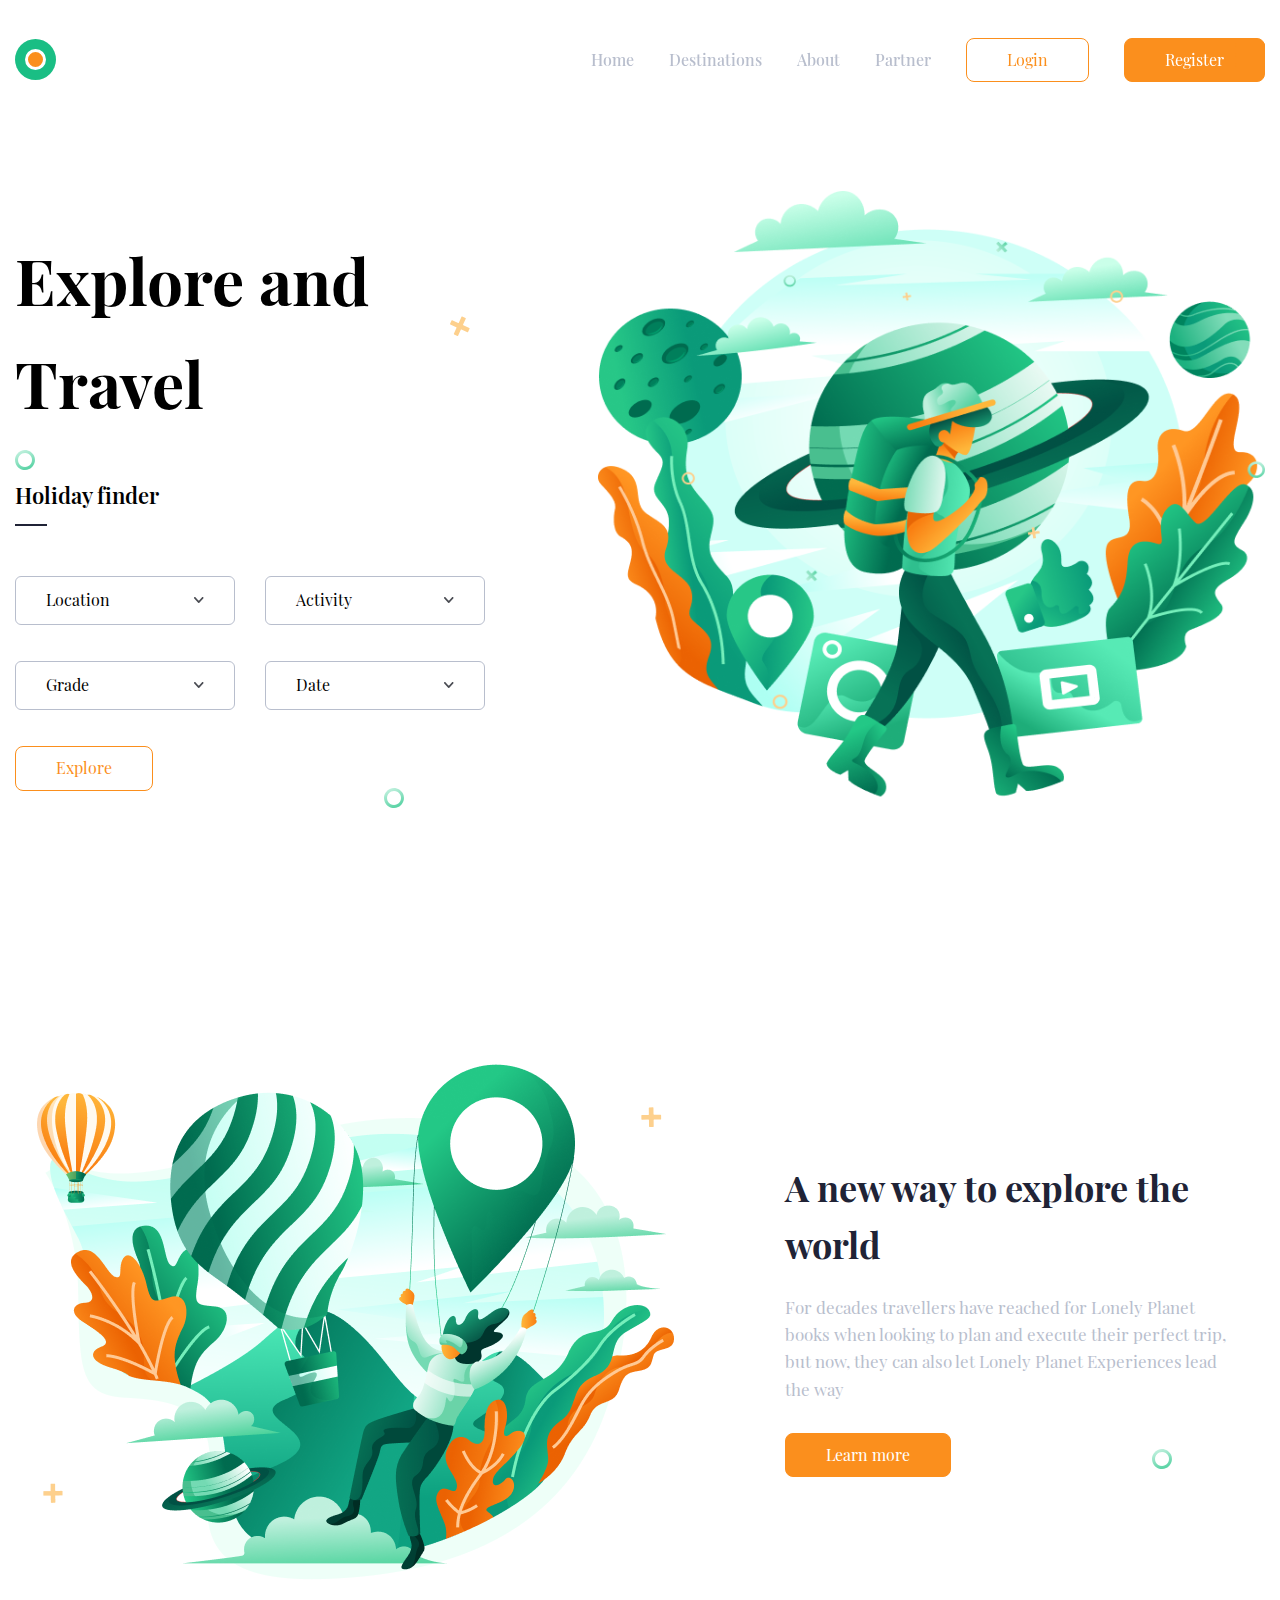
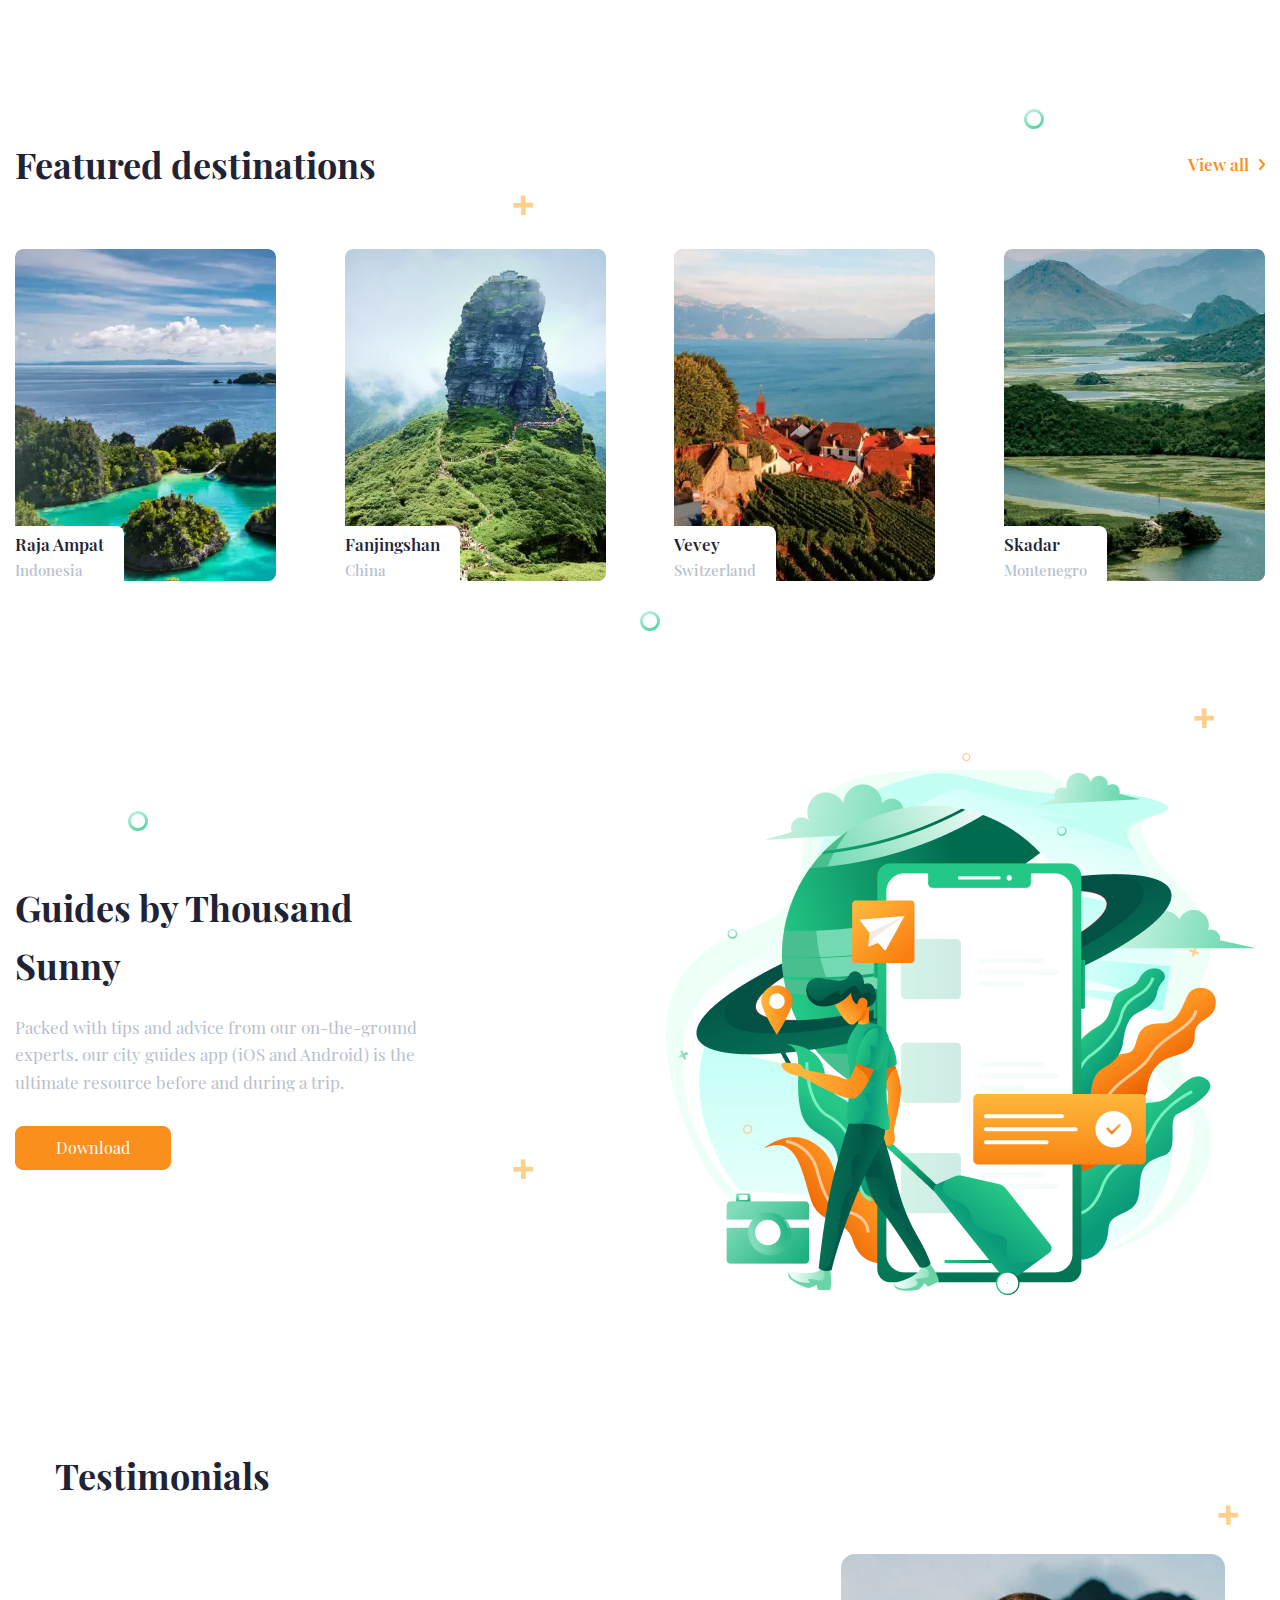
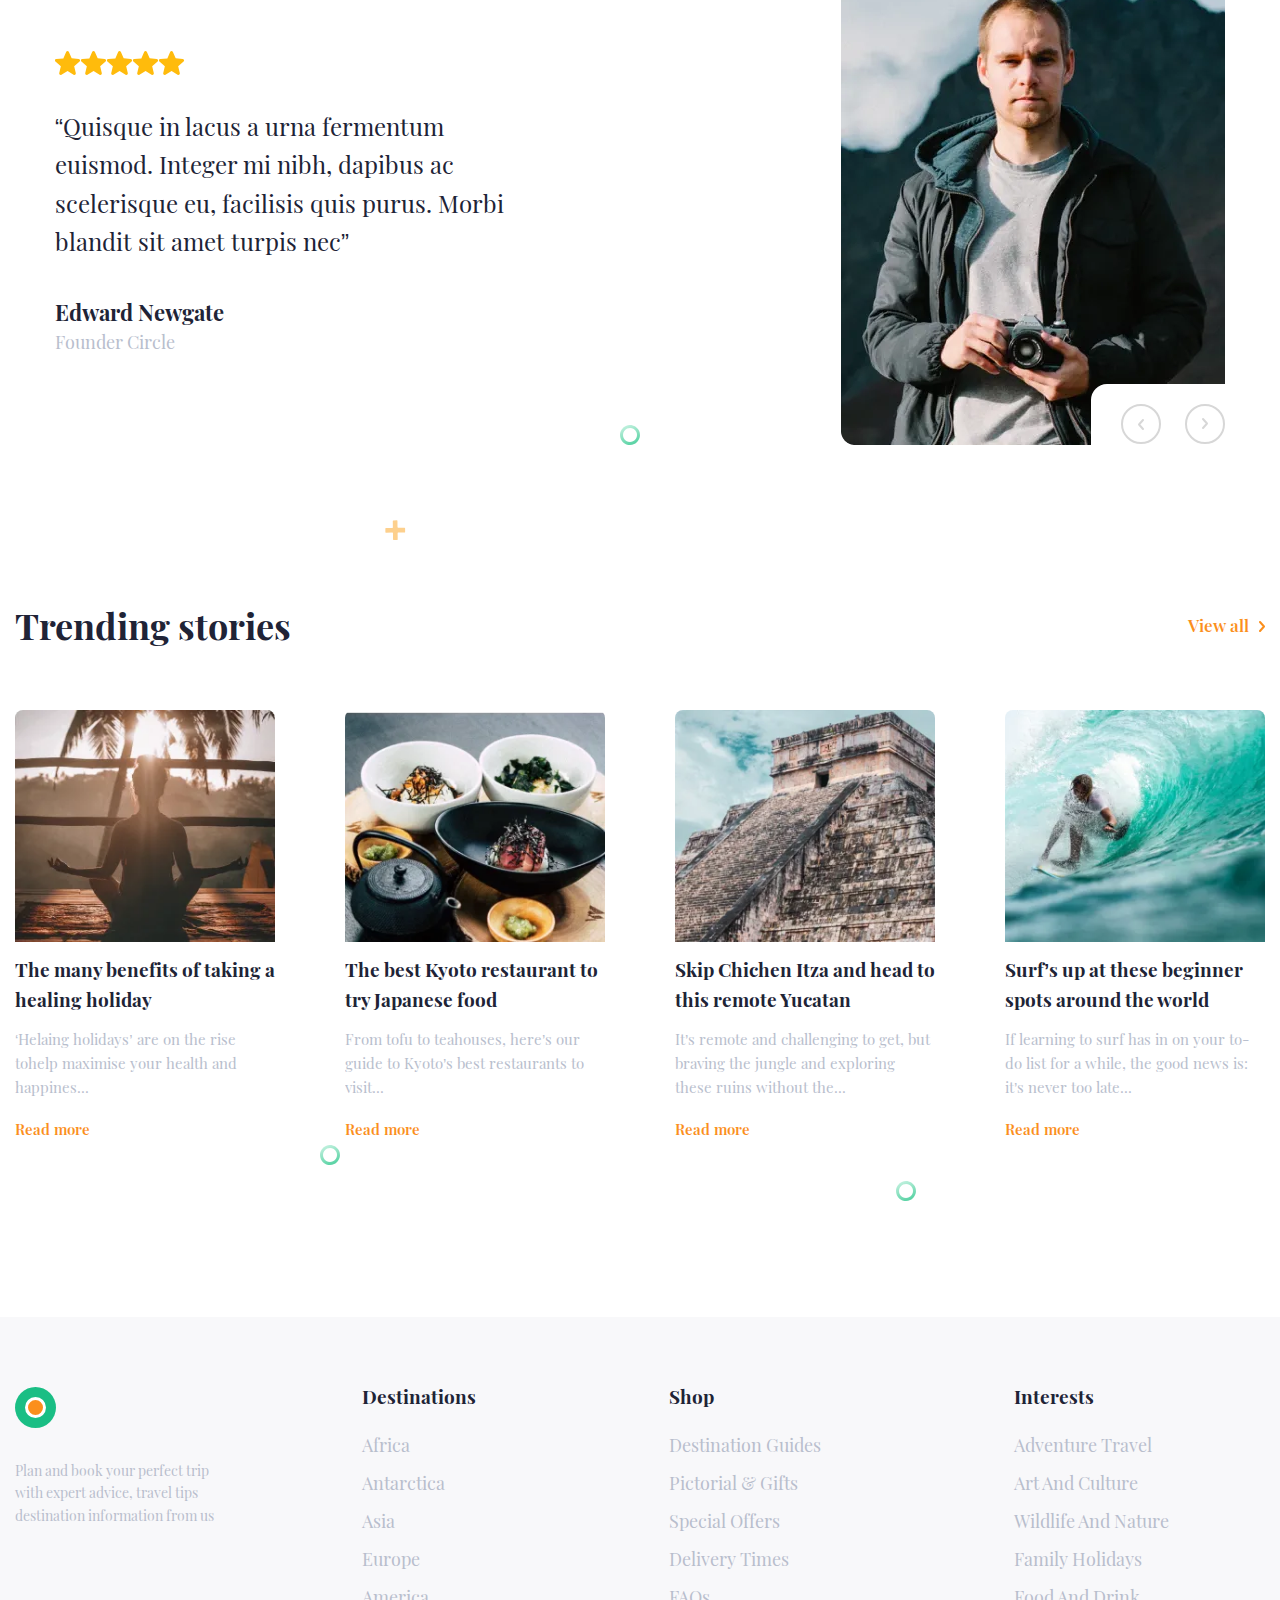
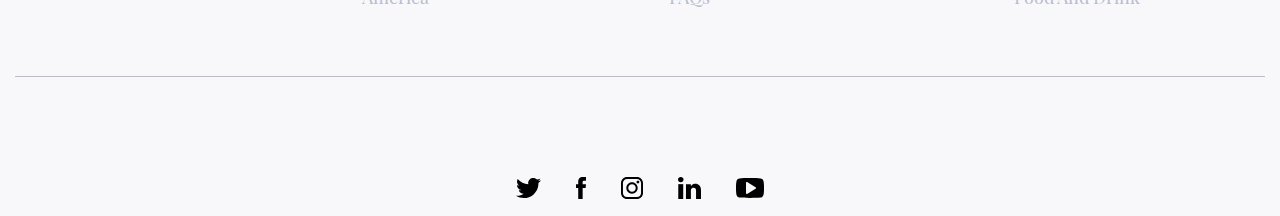
<file: index.html>
<!DOCTYPE html>
<html lang="en">

<head>
    <meta charset="UTF-8">
    <meta http-equiv="X-UA-Compatible" content="IE=edge">
    <meta name="viewport" content="width=device-width, initial-scale=1.0">
    <title>Explore and Travel</title>
    <link rel="stylesheet" href="./src/css/style.css">
</head>

<body>

    <div class="wrapper">

        <header class="header">
            <div class="header__logo">
                <img src="./src/img/logo.svg" alt="">
            </div>
            <div class="header__nav">
                <ul class="header__nav-list">
                    <li class="header__nav-item">
                        <a class="header__nav-link link" href="#home">Home</a>
                    </li>
                    <li class="header__nav-item">
                        <a class="header__nav-link link" href="#destinations">Destinations</a>
                    </li>
                    <li class="header__nav-item">
                        <a class="header__nav-link link" href="#about">About</a>
                    </li>
                    <li class="header__nav-item">
                        <a class="header__nav-link link" href="#">Partner</a>
                    </li>
                    <li class="header__nav-item">
                        <button class="header__nav-button button button--inactive">Login</button>
                    </li>
                    <li class="header__nav-item">
                        <button class="header__nav-button button button--active">Register</button>
                    </li>
                </ul>
            </div>
            <button class="header__menu">
                <span></span>
            </button>
        </header>

        <main class="main">

            <section class="offer" id="home">
                <div class="offer__content">
                    <h1 class="offer__content-title">Explore and Travel</h1>
                    <p class="offer__content-subtitle">Holiday finder</p>
                    <form class="offer__content-form" action="#">
                        <div class="offer__content-wrapper">
                            <div class="offer__content-select">
                                <button class="offer__content-btn" data-name="Location">Location</button>
                                <ul class="offer__content-list">
                                    <li class="offer__content-item" data-value='Location-1'>Location-1</li>
                                    <li class="offer__content-item" data-value='Location-2'>Location-2</li>
                                    <li class="offer__content-item" data-value='Location-3'>Location-3</li>
                                </ul>
                                <input type="text" class="offer__content-field" value="" required>
                            </div>
                            <div class="offer__content-select">
                                <button class="offer__content-btn" data-name="Activity">Activity</button>
                                <ul class="offer__content-list">
                                    <li class="offer__content-item" data-value='Activity-1'>Activity-1</li>
                                    <li class="offer__content-item" data-value='Activity-2'>Activity-2</li>
                                    <li class="offer__content-item" data-value='Activity-3'>Activity-3</li>
                                </ul>
                                <input type="text" class="offer__content-field" value="" required>
                            </div>
                            <div class="offer__content-select">
                                <button class="offer__content-btn" data-name="Grade">Grade</button>
                                <ul class="offer__content-list">
                                    <li class="offer__content-item" data-value='Grade-1'>Grade-1</li>
                                    <li class="offer__content-item" data-value='Grade-2'>Grade-2</li>
                                    <li class="offer__content-item" data-value='Grade-3'>Grade-3</li>
                                </ul>
                                <input type="text" class="offer__content-field" value="" required>
                            </div>
                            <div class="offer__content-select">
                                <button class="offer__content-btn" data-name="Date">Date</button>
                                <ul class="offer__content-list">
                                    <li class="offer__content-item" data-value='Date-1'>Date-1</li>
                                    <li class="offer__content-item" data-value='Date-2'>Date-2</li>
                                    <li class="offer__content-item" data-value='Date-3'>Date-3</li>
                                </ul>
                                <input type="text" class="offer__content-field" value="" required>
                            </div>
                        </div>
                        <button class="offer__content-button button button--inactive">Explore</button>
                    </form>
                </div>
                <span class="icon">
                    <svg width="20" height="20" viewBox="0 0 20 20" fill="none" xmlns="http://www.w3.org/2000/svg">
                        <path
                            d="M0.908711 14.1542C-1.39785 9.15663 0.846368 3.22201 5.83353 0.910617C10.8207 -1.40078 16.743 0.848123 19.0495 5.84573C21.3561 10.8433 19.1119 16.778 14.1247 19.0894C9.13753 21.4008 3.21528 19.1518 0.908711 14.1542ZM3.65165 12.9048C5.27248 16.4032 9.3869 17.9649 12.9403 16.3407C16.4313 14.7165 17.9898 10.5935 16.3689 7.03267C14.7481 3.47188 10.6337 1.9726 7.08033 3.59682C3.58931 5.22104 2.03082 9.40652 3.65165 12.9048Z"
                            fill="url(#paint0_linear)" />
                        <defs>
                            <linearGradient id="paint0_linear" x1="5.97093" y1="0.866138" x2="14.0704" y2="19.1436"
                                gradientUnits="userSpaceOnUse">
                                <stop stop-color="#BFF0DD" />
                                <stop offset="1" stop-color="#57D2A3" />
                            </linearGradient>
                        </defs>
                    </svg>
                </span>
                <span class="icon">
                    <svg width="20" height="20" viewBox="0 0 20 20" fill="none" xmlns="http://www.w3.org/2000/svg">
                        <path
                            d="M0.908711 14.1542C-1.39785 9.15663 0.846368 3.22201 5.83353 0.910617C10.8207 -1.40078 16.743 0.848123 19.0495 5.84573C21.3561 10.8433 19.1119 16.778 14.1247 19.0894C9.13753 21.4008 3.21528 19.1518 0.908711 14.1542ZM3.65165 12.9048C5.27248 16.4032 9.3869 17.9649 12.9403 16.3407C16.4313 14.7165 17.9898 10.5935 16.3689 7.03267C14.7481 3.47188 10.6337 1.9726 7.08033 3.59682C3.58931 5.22104 2.03082 9.40652 3.65165 12.9048Z"
                            fill="url(#paint0_linear)" />
                        <defs>
                            <linearGradient id="paint0_linear" x1="5.97093" y1="0.866138" x2="14.0704" y2="19.1436"
                                gradientUnits="userSpaceOnUse">
                                <stop stop-color="#BFF0DD" />
                                <stop offset="1" stop-color="#57D2A3" />
                            </linearGradient>
                        </defs>
                    </svg>
                </span>
                <span class="icon">
                    <svg width="23" height="23" viewBox="0 0 23 23" fill="none" xmlns="http://www.w3.org/2000/svg">
                        <path
                            d="M13.698 20.5325L13.6228 14.0237C13.6555 13.7748 13.8545 13.5478 14.1149 13.4976L20.6387 13.4266C20.8882 13.4594 21.0872 13.2323 21.1308 12.9004L21.1007 9.26722C21.1335 9.01832 20.9058 8.81959 20.5731 8.77587L14.0493 8.84688C13.7998 8.81408 13.5721 8.61536 13.5217 8.35553L13.4464 1.84671C13.4792 1.59781 13.2515 1.39908 12.9188 1.35536L9.2772 1.38317C9.0277 1.35038 8.82866 1.57742 8.78504 1.9093L8.86028 8.41811C8.82756 8.66701 8.62852 8.89406 8.36811 8.94423L1.84431 9.01526C1.59481 8.98247 1.39577 9.20951 1.35215 9.54138L1.38225 13.1746C1.34953 13.4235 1.57723 13.6222 1.9099 13.666L8.4337 13.5949C8.6832 13.6277 8.9109 13.8265 8.96136 14.0863L9.03654 20.5951C9.00383 20.844 9.23153 21.0427 9.5642 21.0865L13.2058 21.0587C13.4662 21.0085 13.6652 20.7814 13.698 20.5325Z"
                            fill="#FDD08D" />
                    </svg>
                </span>
                <div class="offer__img">
                    <img src="./src/img/offer/svg-1.svg" alt="">
                </div>
            </section>

            <section class="explore">
                <div class="explore__img">
                    <img src="./src/img/explore/svg-1.svg" alt="">
                </div>
                <span class="icon">
                    <svg width="20" height="20" viewBox="0 0 20 20" fill="none" xmlns="http://www.w3.org/2000/svg">
                        <path
                            d="M0.908711 14.1542C-1.39785 9.15663 0.846368 3.22201 5.83353 0.910617C10.8207 -1.40078 16.743 0.848123 19.0495 5.84573C21.3561 10.8433 19.1119 16.778 14.1247 19.0894C9.13753 21.4008 3.21528 19.1518 0.908711 14.1542ZM3.65165 12.9048C5.27248 16.4032 9.3869 17.9649 12.9403 16.3407C16.4313 14.7165 17.9898 10.5935 16.3689 7.03267C14.7481 3.47188 10.6337 1.9726 7.08033 3.59682C3.58931 5.22104 2.03082 9.40652 3.65165 12.9048Z"
                            fill="url(#paint0_linear)" />
                        <defs>
                            <linearGradient id="paint0_linear" x1="5.97093" y1="0.866138" x2="14.0704" y2="19.1436"
                                gradientUnits="userSpaceOnUse">
                                <stop stop-color="#BFF0DD" />
                                <stop offset="1" stop-color="#57D2A3" />
                            </linearGradient>
                        </defs>
                    </svg>
                </span>
                <span class="icon">
                    <svg width="23" height="23" viewBox="0 0 23 23" fill="none" xmlns="http://www.w3.org/2000/svg">
                        <path
                            d="M13.698 20.5325L13.6228 14.0237C13.6555 13.7748 13.8545 13.5478 14.1149 13.4976L20.6387 13.4266C20.8882 13.4594 21.0872 13.2323 21.1308 12.9004L21.1007 9.26722C21.1335 9.01832 20.9058 8.81959 20.5731 8.77587L14.0493 8.84688C13.7998 8.81408 13.5721 8.61536 13.5217 8.35553L13.4464 1.84671C13.4792 1.59781 13.2515 1.39908 12.9188 1.35536L9.2772 1.38317C9.0277 1.35038 8.82866 1.57742 8.78504 1.9093L8.86028 8.41811C8.82756 8.66701 8.62852 8.89406 8.36811 8.94423L1.84431 9.01526C1.59481 8.98247 1.39577 9.20951 1.35215 9.54138L1.38225 13.1746C1.34953 13.4235 1.57723 13.6222 1.9099 13.666L8.4337 13.5949C8.6832 13.6277 8.9109 13.8265 8.96136 14.0863L9.03654 20.5951C9.00383 20.844 9.23153 21.0427 9.5642 21.0865L13.2058 21.0587C13.4662 21.0085 13.6652 20.7814 13.698 20.5325Z"
                            fill="#FDD08D" />
                    </svg>
                </span>
                <div class="explore__content">
                    <h2 class="explore__content-title title">A new way to explore the world </h2>
                    <p class="explore__content-subtitle subtitle">
                        For decades travellers have reached for Lonely Planet books when looking to plan and execute
                        their perfect
                        trip, but now, they can also let Lonely Planet Experiences lead the way
                    </p>
                    <button class="explore__content-button button button--active">Learn more</button>
                </div>
            </section>

            <section class="featured" id="destinations">
                <div class="featured__wrapper">
                    <h2 class="featured__title title">Featured destinations</h2>
                    <a class="featured__link" href="#">
                        <p class="featured__link-text">View all</p>
                        <span class="featured__link-icon">
                            <svg width="6" height="11" viewBox="0 0 6 11" fill="none"
                                xmlns="http://www.w3.org/2000/svg">
                                <path d="M1 1L5 5.5L1 10" stroke="#FB8F1D" stroke-width="2" stroke-linecap="round"
                                    stroke-linejoin="round" />
                            </svg>
                        </span>
                    </a>
                </div>
                <span class="icon">
                    <svg width="20" height="20" viewBox="0 0 20 20" fill="none" xmlns="http://www.w3.org/2000/svg">
                        <path
                            d="M0.908711 14.1542C-1.39785 9.15663 0.846368 3.22201 5.83353 0.910617C10.8207 -1.40078 16.743 0.848123 19.0495 5.84573C21.3561 10.8433 19.1119 16.778 14.1247 19.0894C9.13753 21.4008 3.21528 19.1518 0.908711 14.1542ZM3.65165 12.9048C5.27248 16.4032 9.3869 17.9649 12.9403 16.3407C16.4313 14.7165 17.9898 10.5935 16.3689 7.03267C14.7481 3.47188 10.6337 1.9726 7.08033 3.59682C3.58931 5.22104 2.03082 9.40652 3.65165 12.9048Z"
                            fill="url(#paint0_linear)" />
                        <defs>
                            <linearGradient id="paint0_linear" x1="5.97093" y1="0.866138" x2="14.0704" y2="19.1436"
                                gradientUnits="userSpaceOnUse">
                                <stop stop-color="#BFF0DD" />
                                <stop offset="1" stop-color="#57D2A3" />
                            </linearGradient>
                        </defs>
                    </svg>
                </span>
                <span class="icon">
                    <svg width="20" height="20" viewBox="0 0 20 20" fill="none" xmlns="http://www.w3.org/2000/svg">
                        <path
                            d="M0.908711 14.1542C-1.39785 9.15663 0.846368 3.22201 5.83353 0.910617C10.8207 -1.40078 16.743 0.848123 19.0495 5.84573C21.3561 10.8433 19.1119 16.778 14.1247 19.0894C9.13753 21.4008 3.21528 19.1518 0.908711 14.1542ZM3.65165 12.9048C5.27248 16.4032 9.3869 17.9649 12.9403 16.3407C16.4313 14.7165 17.9898 10.5935 16.3689 7.03267C14.7481 3.47188 10.6337 1.9726 7.08033 3.59682C3.58931 5.22104 2.03082 9.40652 3.65165 12.9048Z"
                            fill="url(#paint0_linear)" />
                        <defs>
                            <linearGradient id="paint0_linear" x1="5.97093" y1="0.866138" x2="14.0704" y2="19.1436"
                                gradientUnits="userSpaceOnUse">
                                <stop stop-color="#BFF0DD" />
                                <stop offset="1" stop-color="#57D2A3" />
                            </linearGradient>
                        </defs>
                    </svg>
                </span>
                <span class="icon">
                    <svg width="23" height="23" viewBox="0 0 23 23" fill="none" xmlns="http://www.w3.org/2000/svg">
                        <path
                            d="M13.698 20.5325L13.6228 14.0237C13.6555 13.7748 13.8545 13.5478 14.1149 13.4976L20.6387 13.4266C20.8882 13.4594 21.0872 13.2323 21.1308 12.9004L21.1007 9.26722C21.1335 9.01832 20.9058 8.81959 20.5731 8.77587L14.0493 8.84688C13.7998 8.81408 13.5721 8.61536 13.5217 8.35553L13.4464 1.84671C13.4792 1.59781 13.2515 1.39908 12.9188 1.35536L9.2772 1.38317C9.0277 1.35038 8.82866 1.57742 8.78504 1.9093L8.86028 8.41811C8.82756 8.66701 8.62852 8.89406 8.36811 8.94423L1.84431 9.01526C1.59481 8.98247 1.39577 9.20951 1.35215 9.54138L1.38225 13.1746C1.34953 13.4235 1.57723 13.6222 1.9099 13.666L8.4337 13.5949C8.6832 13.6277 8.9109 13.8265 8.96136 14.0863L9.03654 20.5951C9.00383 20.844 9.23153 21.0427 9.5642 21.0865L13.2058 21.0587C13.4662 21.0085 13.6652 20.7814 13.698 20.5325Z"
                            fill="#FDD08D" />
                    </svg>
                </span>
                <div class="featured__items">
                    <div class="featured__item">
                        <img class="featured__item-img" src="./src/img/featured/img-1.webp" alt="">
                        <div class="featured__item-content">
                            <div class="featured__item-place">Raja Ampat</div>
                            <div class="featured__item-country">Indonesia</div>
                        </div>
                    </div>
                    <div class="featured__item">
                        <img class="featured__item-img" src="./src/img/featured/img-2.webp" alt="">
                        <div class="featured__item-content">
                            <div class="featured__item-place">Fanjingshan</div>
                            <div class="featured__item-country">China</div>
                        </div>
                    </div>
                    <div class="featured__item">
                        <img class="featured__item-img" src="./src/img/featured/img-3.webp" alt="">
                        <div class="featured__item-content">
                            <div class="featured__item-place">Vevey</div>
                            <div class="featured__item-country">Switzerland</div>
                        </div>
                    </div>
                    <div class="featured__item">
                        <img class="featured__item-img" src="./src/img/featured/img-4.webp" alt="">
                        <div class="featured__item-content">
                            <div class="featured__item-place">Skadar</div>
                            <div class="featured__item-country">Montenegro</div>
                        </div>
                    </div>
                </div>
            </section>

            <section class="guide" id="about">
                <div class="guide__content">
                    <h2 class="guide__title title">Guides by Thousand Sunny</h2>
                    <p class="guide__subtitle subtitle">Packed with tips and advice from our on-the-ground experts, our
                        city guides app (iOS and Android) is the ultimate resource before and during a trip.</p>
                    <button class="guide__button button button--active">Download</button>
                </div>
                <span class="icon">
                    <svg width="20" height="20" viewBox="0 0 20 20" fill="none" xmlns="http://www.w3.org/2000/svg">
                        <path
                            d="M0.908711 14.1542C-1.39785 9.15663 0.846368 3.22201 5.83353 0.910617C10.8207 -1.40078 16.743 0.848123 19.0495 5.84573C21.3561 10.8433 19.1119 16.778 14.1247 19.0894C9.13753 21.4008 3.21528 19.1518 0.908711 14.1542ZM3.65165 12.9048C5.27248 16.4032 9.3869 17.9649 12.9403 16.3407C16.4313 14.7165 17.9898 10.5935 16.3689 7.03267C14.7481 3.47188 10.6337 1.9726 7.08033 3.59682C3.58931 5.22104 2.03082 9.40652 3.65165 12.9048Z"
                            fill="url(#paint0_linear)" />
                        <defs>
                            <linearGradient id="paint0_linear" x1="5.97093" y1="0.866138" x2="14.0704" y2="19.1436"
                                gradientUnits="userSpaceOnUse">
                                <stop stop-color="#BFF0DD" />
                                <stop offset="1" stop-color="#57D2A3" />
                            </linearGradient>
                        </defs>
                    </svg>
                </span>
                <span class="icon">
                    <svg width="23" height="23" viewBox="0 0 23 23" fill="none" xmlns="http://www.w3.org/2000/svg">
                        <path
                            d="M13.698 20.5325L13.6228 14.0237C13.6555 13.7748 13.8545 13.5478 14.1149 13.4976L20.6387 13.4266C20.8882 13.4594 21.0872 13.2323 21.1308 12.9004L21.1007 9.26722C21.1335 9.01832 20.9058 8.81959 20.5731 8.77587L14.0493 8.84688C13.7998 8.81408 13.5721 8.61536 13.5217 8.35553L13.4464 1.84671C13.4792 1.59781 13.2515 1.39908 12.9188 1.35536L9.2772 1.38317C9.0277 1.35038 8.82866 1.57742 8.78504 1.9093L8.86028 8.41811C8.82756 8.66701 8.62852 8.89406 8.36811 8.94423L1.84431 9.01526C1.59481 8.98247 1.39577 9.20951 1.35215 9.54138L1.38225 13.1746C1.34953 13.4235 1.57723 13.6222 1.9099 13.666L8.4337 13.5949C8.6832 13.6277 8.9109 13.8265 8.96136 14.0863L9.03654 20.5951C9.00383 20.844 9.23153 21.0427 9.5642 21.0865L13.2058 21.0587C13.4662 21.0085 13.6652 20.7814 13.698 20.5325Z"
                            fill="#FDD08D" />
                    </svg>
                </span>
                <span class="icon">
                    <svg width="23" height="23" viewBox="0 0 23 23" fill="none" xmlns="http://www.w3.org/2000/svg">
                        <path
                            d="M13.698 20.5325L13.6228 14.0237C13.6555 13.7748 13.8545 13.5478 14.1149 13.4976L20.6387 13.4266C20.8882 13.4594 21.0872 13.2323 21.1308 12.9004L21.1007 9.26722C21.1335 9.01832 20.9058 8.81959 20.5731 8.77587L14.0493 8.84688C13.7998 8.81408 13.5721 8.61536 13.5217 8.35553L13.4464 1.84671C13.4792 1.59781 13.2515 1.39908 12.9188 1.35536L9.2772 1.38317C9.0277 1.35038 8.82866 1.57742 8.78504 1.9093L8.86028 8.41811C8.82756 8.66701 8.62852 8.89406 8.36811 8.94423L1.84431 9.01526C1.59481 8.98247 1.39577 9.20951 1.35215 9.54138L1.38225 13.1746C1.34953 13.4235 1.57723 13.6222 1.9099 13.666L8.4337 13.5949C8.6832 13.6277 8.9109 13.8265 8.96136 14.0863L9.03654 20.5951C9.00383 20.844 9.23153 21.0427 9.5642 21.0865L13.2058 21.0587C13.4662 21.0085 13.6652 20.7814 13.698 20.5325Z"
                            fill="#FDD08D" />
                    </svg>
                </span>
                <div class="guide__img">
                    <img src="./src/img/guide/svg-1.svg" alt="">
                </div>
            </section>

            <section class="testimonials">
                <h2 class="testimonials__title title">Testimonials</h2>
                <span class="icon">
                    <svg width="23" height="23" viewBox="0 0 23 23" fill="none" xmlns="http://www.w3.org/2000/svg">
                        <path
                            d="M13.698 20.5325L13.6228 14.0237C13.6555 13.7748 13.8545 13.5478 14.1149 13.4976L20.6387 13.4266C20.8882 13.4594 21.0872 13.2323 21.1308 12.9004L21.1007 9.26722C21.1335 9.01832 20.9058 8.81959 20.5731 8.77587L14.0493 8.84688C13.7998 8.81408 13.5721 8.61536 13.5217 8.35553L13.4464 1.84671C13.4792 1.59781 13.2515 1.39908 12.9188 1.35536L9.2772 1.38317C9.0277 1.35038 8.82866 1.57742 8.78504 1.9093L8.86028 8.41811C8.82756 8.66701 8.62852 8.89406 8.36811 8.94423L1.84431 9.01526C1.59481 8.98247 1.39577 9.20951 1.35215 9.54138L1.38225 13.1746C1.34953 13.4235 1.57723 13.6222 1.9099 13.666L8.4337 13.5949C8.6832 13.6277 8.9109 13.8265 8.96136 14.0863L9.03654 20.5951C9.00383 20.844 9.23153 21.0427 9.5642 21.0865L13.2058 21.0587C13.4662 21.0085 13.6652 20.7814 13.698 20.5325Z"
                            fill="#FDD08D" />
                    </svg>
                </span>
                <span class="icon">
                    <svg width="20" height="20" viewBox="0 0 20 20" fill="none" xmlns="http://www.w3.org/2000/svg">
                        <path
                            d="M0.908711 14.1542C-1.39785 9.15663 0.846368 3.22201 5.83353 0.910617C10.8207 -1.40078 16.743 0.848123 19.0495 5.84573C21.3561 10.8433 19.1119 16.778 14.1247 19.0894C9.13753 21.4008 3.21528 19.1518 0.908711 14.1542ZM3.65165 12.9048C5.27248 16.4032 9.3869 17.9649 12.9403 16.3407C16.4313 14.7165 17.9898 10.5935 16.3689 7.03267C14.7481 3.47188 10.6337 1.9726 7.08033 3.59682C3.58931 5.22104 2.03082 9.40652 3.65165 12.9048Z"
                            fill="url(#paint0_linear)" />
                        <defs>
                            <linearGradient id="paint0_linear" x1="5.97093" y1="0.866138" x2="14.0704" y2="19.1436"
                                gradientUnits="userSpaceOnUse">
                                <stop stop-color="#BFF0DD" />
                                <stop offset="1" stop-color="#57D2A3" />
                            </linearGradient>
                        </defs>
                    </svg>
                </span>
                <span class="icon">
                    <svg width="20" height="20" viewBox="0 0 20 20" fill="none" xmlns="http://www.w3.org/2000/svg">
                        <path
                            d="M0.908711 14.1542C-1.39785 9.15663 0.846368 3.22201 5.83353 0.910617C10.8207 -1.40078 16.743 0.848123 19.0495 5.84573C21.3561 10.8433 19.1119 16.778 14.1247 19.0894C9.13753 21.4008 3.21528 19.1518 0.908711 14.1542ZM3.65165 12.9048C5.27248 16.4032 9.3869 17.9649 12.9403 16.3407C16.4313 14.7165 17.9898 10.5935 16.3689 7.03267C14.7481 3.47188 10.6337 1.9726 7.08033 3.59682C3.58931 5.22104 2.03082 9.40652 3.65165 12.9048Z"
                            fill="url(#paint0_linear)" />
                        <defs>
                            <linearGradient id="paint0_linear" x1="5.97093" y1="0.866138" x2="14.0704" y2="19.1436"
                                gradientUnits="userSpaceOnUse">
                                <stop stop-color="#BFF0DD" />
                                <stop offset="1" stop-color="#57D2A3" />
                            </linearGradient>
                        </defs>
                    </svg>
                </span>
                <div class="testimonials__slider">
                    <div class="testimonials__slider-line">
                        <div class="testimonials__slider-item">
                            <div class="testimonials__slider-content">
                                <div class="testimonials__slider-star">
                                    <div class="testimonials__slider-icon">
                                        <svg width="26" height="24" viewBox="0 0 26 24" fill="none"
                                            xmlns="http://www.w3.org/2000/svg">
                                            <path
                                                d="M12.5854 20.0488L18.5854 23.7073C19.7561 24.439 21.0732 23.4146 20.7805 22.0976L19.1707 15.2195L24.5854 10.5366C25.6098 9.65854 25.0244 8.04878 23.7073 7.90244L16.6829 7.31707L13.9024 0.878049C13.3171 -0.292683 11.7073 -0.292683 11.1219 0.878049L8.34146 7.46341L1.31707 8.04878C-3.16277e-06 8.04878 -0.439028 9.65854 0.439021 10.5366L5.85366 15.2195L4.2439 22.0976C3.95122 23.4146 5.26829 24.2927 6.43902 23.7073L12.5854 20.0488Z"
                                                fill="#FFBB0C" />
                                        </svg>
                                    </div>
                                    <div class="testimonials__slider-icon">
                                        <svg width="26" height="24" viewBox="0 0 26 24" fill="none"
                                            xmlns="http://www.w3.org/2000/svg">
                                            <path
                                                d="M12.5854 20.0488L18.5854 23.7073C19.7561 24.439 21.0732 23.4146 20.7805 22.0976L19.1707 15.2195L24.5854 10.5366C25.6098 9.65854 25.0244 8.04878 23.7073 7.90244L16.6829 7.31707L13.9024 0.878049C13.3171 -0.292683 11.7073 -0.292683 11.1219 0.878049L8.34146 7.46341L1.31707 8.04878C-3.16277e-06 8.04878 -0.439028 9.65854 0.439021 10.5366L5.85366 15.2195L4.2439 22.0976C3.95122 23.4146 5.26829 24.2927 6.43902 23.7073L12.5854 20.0488Z"
                                                fill="#FFBB0C" />
                                        </svg>
                                    </div>
                                    <div class="testimonials__slider-icon">
                                        <svg width="26" height="24" viewBox="0 0 26 24" fill="none"
                                            xmlns="http://www.w3.org/2000/svg">
                                            <path
                                                d="M12.5854 20.0488L18.5854 23.7073C19.7561 24.439 21.0732 23.4146 20.7805 22.0976L19.1707 15.2195L24.5854 10.5366C25.6098 9.65854 25.0244 8.04878 23.7073 7.90244L16.6829 7.31707L13.9024 0.878049C13.3171 -0.292683 11.7073 -0.292683 11.1219 0.878049L8.34146 7.46341L1.31707 8.04878C-3.16277e-06 8.04878 -0.439028 9.65854 0.439021 10.5366L5.85366 15.2195L4.2439 22.0976C3.95122 23.4146 5.26829 24.2927 6.43902 23.7073L12.5854 20.0488Z"
                                                fill="#FFBB0C" />
                                        </svg>
                                    </div>
                                    <div class="testimonials__slider-icon">
                                        <svg width="26" height="24" viewBox="0 0 26 24" fill="none"
                                            xmlns="http://www.w3.org/2000/svg">
                                            <path
                                                d="M12.5854 20.0488L18.5854 23.7073C19.7561 24.439 21.0732 23.4146 20.7805 22.0976L19.1707 15.2195L24.5854 10.5366C25.6098 9.65854 25.0244 8.04878 23.7073 7.90244L16.6829 7.31707L13.9024 0.878049C13.3171 -0.292683 11.7073 -0.292683 11.1219 0.878049L8.34146 7.46341L1.31707 8.04878C-3.16277e-06 8.04878 -0.439028 9.65854 0.439021 10.5366L5.85366 15.2195L4.2439 22.0976C3.95122 23.4146 5.26829 24.2927 6.43902 23.7073L12.5854 20.0488Z"
                                                fill="#FFBB0C" />
                                        </svg>
                                    </div>
                                    <div class="testimonials__slider-icon">
                                        <svg width="26" height="24" viewBox="0 0 26 24" fill="none"
                                            xmlns="http://www.w3.org/2000/svg">
                                            <path
                                                d="M12.5854 20.0488L18.5854 23.7073C19.7561 24.439 21.0732 23.4146 20.7805 22.0976L19.1707 15.2195L24.5854 10.5366C25.6098 9.65854 25.0244 8.04878 23.7073 7.90244L16.6829 7.31707L13.9024 0.878049C13.3171 -0.292683 11.7073 -0.292683 11.1219 0.878049L8.34146 7.46341L1.31707 8.04878C-3.16277e-06 8.04878 -0.439028 9.65854 0.439021 10.5366L5.85366 15.2195L4.2439 22.0976C3.95122 23.4146 5.26829 24.2927 6.43902 23.7073L12.5854 20.0488Z"
                                                fill="#FFBB0C" />
                                        </svg>
                                    </div>
                                </div>
                                <p class="testimonials__slider-text">
                                    “Quisque in lacus a urna fermentum euismod. Integer mi nibh, dapibus ac scelerisque
                                    eu, facilisis quis purus. Morbi blandit sit amet turpis nec”
                                </p>
                                <p class="testimonials__slider-name">Edward Newgate</p>
                                <p class="testimonials__slider-profession">Founder Circle</p>
                            </div>
                            <div class="testimonials__slider-img">
                                <img src="./src/img/testimonials/photo.webp" alt="">
                            </div>
                        </div>
                        <div class="testimonials__slider-item">
                            <div class="testimonials__slider-content">
                                <div class="testimonials__slider-star">
                                    <div class="testimonials__slider-icon">
                                        <svg width="26" height="24" viewBox="0 0 26 24" fill="none"
                                            xmlns="http://www.w3.org/2000/svg">
                                            <path
                                                d="M12.5854 20.0488L18.5854 23.7073C19.7561 24.439 21.0732 23.4146 20.7805 22.0976L19.1707 15.2195L24.5854 10.5366C25.6098 9.65854 25.0244 8.04878 23.7073 7.90244L16.6829 7.31707L13.9024 0.878049C13.3171 -0.292683 11.7073 -0.292683 11.1219 0.878049L8.34146 7.46341L1.31707 8.04878C-3.16277e-06 8.04878 -0.439028 9.65854 0.439021 10.5366L5.85366 15.2195L4.2439 22.0976C3.95122 23.4146 5.26829 24.2927 6.43902 23.7073L12.5854 20.0488Z"
                                                fill="#FFBB0C" />
                                        </svg>
                                    </div>
                                    <div class="testimonials__slider-icon">
                                        <svg width="26" height="24" viewBox="0 0 26 24" fill="none"
                                            xmlns="http://www.w3.org/2000/svg">
                                            <path
                                                d="M12.5854 20.0488L18.5854 23.7073C19.7561 24.439 21.0732 23.4146 20.7805 22.0976L19.1707 15.2195L24.5854 10.5366C25.6098 9.65854 25.0244 8.04878 23.7073 7.90244L16.6829 7.31707L13.9024 0.878049C13.3171 -0.292683 11.7073 -0.292683 11.1219 0.878049L8.34146 7.46341L1.31707 8.04878C-3.16277e-06 8.04878 -0.439028 9.65854 0.439021 10.5366L5.85366 15.2195L4.2439 22.0976C3.95122 23.4146 5.26829 24.2927 6.43902 23.7073L12.5854 20.0488Z"
                                                fill="#FFBB0C" />
                                        </svg>
                                    </div>
                                    <div class="testimonials__slider-icon">
                                        <svg width="26" height="24" viewBox="0 0 26 24" fill="none"
                                            xmlns="http://www.w3.org/2000/svg">
                                            <path
                                                d="M12.5854 20.0488L18.5854 23.7073C19.7561 24.439 21.0732 23.4146 20.7805 22.0976L19.1707 15.2195L24.5854 10.5366C25.6098 9.65854 25.0244 8.04878 23.7073 7.90244L16.6829 7.31707L13.9024 0.878049C13.3171 -0.292683 11.7073 -0.292683 11.1219 0.878049L8.34146 7.46341L1.31707 8.04878C-3.16277e-06 8.04878 -0.439028 9.65854 0.439021 10.5366L5.85366 15.2195L4.2439 22.0976C3.95122 23.4146 5.26829 24.2927 6.43902 23.7073L12.5854 20.0488Z"
                                                fill="#FFBB0C" />
                                        </svg>
                                    </div>
                                    <div class="testimonials__slider-icon">
                                        <svg width="26" height="24" viewBox="0 0 26 24" fill="none"
                                            xmlns="http://www.w3.org/2000/svg">
                                            <path
                                                d="M12.5854 20.0488L18.5854 23.7073C19.7561 24.439 21.0732 23.4146 20.7805 22.0976L19.1707 15.2195L24.5854 10.5366C25.6098 9.65854 25.0244 8.04878 23.7073 7.90244L16.6829 7.31707L13.9024 0.878049C13.3171 -0.292683 11.7073 -0.292683 11.1219 0.878049L8.34146 7.46341L1.31707 8.04878C-3.16277e-06 8.04878 -0.439028 9.65854 0.439021 10.5366L5.85366 15.2195L4.2439 22.0976C3.95122 23.4146 5.26829 24.2927 6.43902 23.7073L12.5854 20.0488Z"
                                                fill="#FFBB0C" />
                                        </svg>
                                    </div>
                                    <div class="testimonials__slider-icon">
                                        <svg width="26" height="24" viewBox="0 0 26 24" fill="none"
                                            xmlns="http://www.w3.org/2000/svg">
                                            <path
                                                d="M12.5854 20.0488L18.5854 23.7073C19.7561 24.439 21.0732 23.4146 20.7805 22.0976L19.1707 15.2195L24.5854 10.5366C25.6098 9.65854 25.0244 8.04878 23.7073 7.90244L16.6829 7.31707L13.9024 0.878049C13.3171 -0.292683 11.7073 -0.292683 11.1219 0.878049L8.34146 7.46341L1.31707 8.04878C-3.16277e-06 8.04878 -0.439028 9.65854 0.439021 10.5366L5.85366 15.2195L4.2439 22.0976C3.95122 23.4146 5.26829 24.2927 6.43902 23.7073L12.5854 20.0488Z"
                                                fill="#FFBB0C" />
                                        </svg>
                                    </div>
                                </div>
                                <p class="testimonials__slider-text">
                                    “Quisque in lacus a urna fermentum euismod. Integer mi nibh, dapibus ac scelerisque
                                    eu, facilisis quis purus. Morbi blandit sit amet turpis nec”
                                </p>
                                <p class="testimonials__slider-name">Edward Newgate</p>
                                <p class="testimonials__slider-profession">Founder Circle</p>
                            </div>
                            <div class="testimonials__slider-img">
                                <img src="./src/img/testimonials/photo.webp" alt="">
                            </div>
                        </div>
                        <div class="testimonials__slider-item">
                            <div class="testimonials__slider-content">
                                <div class="testimonials__slider-star">
                                    <div class="testimonials__slider-icon">
                                        <svg width="26" height="24" viewBox="0 0 26 24" fill="none"
                                            xmlns="http://www.w3.org/2000/svg">
                                            <path
                                                d="M12.5854 20.0488L18.5854 23.7073C19.7561 24.439 21.0732 23.4146 20.7805 22.0976L19.1707 15.2195L24.5854 10.5366C25.6098 9.65854 25.0244 8.04878 23.7073 7.90244L16.6829 7.31707L13.9024 0.878049C13.3171 -0.292683 11.7073 -0.292683 11.1219 0.878049L8.34146 7.46341L1.31707 8.04878C-3.16277e-06 8.04878 -0.439028 9.65854 0.439021 10.5366L5.85366 15.2195L4.2439 22.0976C3.95122 23.4146 5.26829 24.2927 6.43902 23.7073L12.5854 20.0488Z"
                                                fill="#FFBB0C" />
                                        </svg>
                                    </div>
                                    <div class="testimonials__slider-icon">
                                        <svg width="26" height="24" viewBox="0 0 26 24" fill="none"
                                            xmlns="http://www.w3.org/2000/svg">
                                            <path
                                                d="M12.5854 20.0488L18.5854 23.7073C19.7561 24.439 21.0732 23.4146 20.7805 22.0976L19.1707 15.2195L24.5854 10.5366C25.6098 9.65854 25.0244 8.04878 23.7073 7.90244L16.6829 7.31707L13.9024 0.878049C13.3171 -0.292683 11.7073 -0.292683 11.1219 0.878049L8.34146 7.46341L1.31707 8.04878C-3.16277e-06 8.04878 -0.439028 9.65854 0.439021 10.5366L5.85366 15.2195L4.2439 22.0976C3.95122 23.4146 5.26829 24.2927 6.43902 23.7073L12.5854 20.0488Z"
                                                fill="#FFBB0C" />
                                        </svg>
                                    </div>
                                    <div class="testimonials__slider-icon">
                                        <svg width="26" height="24" viewBox="0 0 26 24" fill="none"
                                            xmlns="http://www.w3.org/2000/svg">
                                            <path
                                                d="M12.5854 20.0488L18.5854 23.7073C19.7561 24.439 21.0732 23.4146 20.7805 22.0976L19.1707 15.2195L24.5854 10.5366C25.6098 9.65854 25.0244 8.04878 23.7073 7.90244L16.6829 7.31707L13.9024 0.878049C13.3171 -0.292683 11.7073 -0.292683 11.1219 0.878049L8.34146 7.46341L1.31707 8.04878C-3.16277e-06 8.04878 -0.439028 9.65854 0.439021 10.5366L5.85366 15.2195L4.2439 22.0976C3.95122 23.4146 5.26829 24.2927 6.43902 23.7073L12.5854 20.0488Z"
                                                fill="#FFBB0C" />
                                        </svg>
                                    </div>
                                    <div class="testimonials__slider-icon">
                                        <svg width="26" height="24" viewBox="0 0 26 24" fill="none"
                                            xmlns="http://www.w3.org/2000/svg">
                                            <path
                                                d="M12.5854 20.0488L18.5854 23.7073C19.7561 24.439 21.0732 23.4146 20.7805 22.0976L19.1707 15.2195L24.5854 10.5366C25.6098 9.65854 25.0244 8.04878 23.7073 7.90244L16.6829 7.31707L13.9024 0.878049C13.3171 -0.292683 11.7073 -0.292683 11.1219 0.878049L8.34146 7.46341L1.31707 8.04878C-3.16277e-06 8.04878 -0.439028 9.65854 0.439021 10.5366L5.85366 15.2195L4.2439 22.0976C3.95122 23.4146 5.26829 24.2927 6.43902 23.7073L12.5854 20.0488Z"
                                                fill="#FFBB0C" />
                                        </svg>
                                    </div>
                                    <div class="testimonials__slider-icon">
                                        <svg width="26" height="24" viewBox="0 0 26 24" fill="none"
                                            xmlns="http://www.w3.org/2000/svg">
                                            <path
                                                d="M12.5854 20.0488L18.5854 23.7073C19.7561 24.439 21.0732 23.4146 20.7805 22.0976L19.1707 15.2195L24.5854 10.5366C25.6098 9.65854 25.0244 8.04878 23.7073 7.90244L16.6829 7.31707L13.9024 0.878049C13.3171 -0.292683 11.7073 -0.292683 11.1219 0.878049L8.34146 7.46341L1.31707 8.04878C-3.16277e-06 8.04878 -0.439028 9.65854 0.439021 10.5366L5.85366 15.2195L4.2439 22.0976C3.95122 23.4146 5.26829 24.2927 6.43902 23.7073L12.5854 20.0488Z"
                                                fill="#FFBB0C" />
                                        </svg>
                                    </div>
                                </div>
                                <p class="testimonials__slider-text">
                                    “Quisque in lacus a urna fermentum euismod. Integer mi nibh, dapibus ac scelerisque
                                    eu, facilisis quis purus. Morbi blandit sit amet turpis nec”
                                </p>
                                <p class="testimonials__slider-name">Edward Newgate</p>
                                <p class="testimonials__slider-profession">Founder Circle</p>
                            </div>
                            <div class="testimonials__slider-img">
                                <img src="./src/img/testimonials/photo.webp" alt="">
                            </div>
                        </div>
                    </div>
                    <div class="testimonials__slider-buttons">
                        <button class="testimonials__slider-button button-prev">
                            <svg width="40" height="40" viewBox="0 0 40 40" fill="none"
                                xmlns="http://www.w3.org/2000/svg">
                                <path d="M22 25L18 20.5L22 16" stroke="#D7D7D7" stroke-width="2" stroke-linecap="round"
                                    stroke-linejoin="round" />
                                <circle cx="20" cy="20" r="19" transform="rotate(-180 20 20)" stroke="#D7D7D7"
                                    stroke-width="2" />
                            </svg>
                        </button>
                        <button class="testimonials__slider-button button-next">
                            <svg width="40" height="40" viewBox="0 0 40 40" fill="none"
                                xmlns="http://www.w3.org/2000/svg">
                                <path d="M18 15L22 19.5L18 24" stroke="#D7D7D7" stroke-width="2" stroke-linecap="round"
                                    stroke-linejoin="round" />
                                <circle cx="20" cy="20" r="19" stroke="#D7D7D7" stroke-width="2" />
                            </svg>
                        </button>
                    </div>
                </div>
            </section>

            <section class="stories">
                <div class="stories__wrapper">
                    <h2 class="stories__title title">Trending stories</h2>
                    <a class="stories__link" href="#">
                        <p class="stories__link-text">View all</p>
                        <span class="stories__link-icon">
                            <svg width="6" height="11" viewBox="0 0 6 11" fill="none"
                                xmlns="http://www.w3.org/2000/svg">
                                <path d="M1 1L5 5.5L1 10" stroke="#FB8F1D" stroke-width="2" stroke-linecap="round"
                                    stroke-linejoin="round" />
                            </svg>
                        </span>
                    </a>
                </div>
                <span class="icon">
                    <svg width="23" height="23" viewBox="0 0 23 23" fill="none" xmlns="http://www.w3.org/2000/svg">
                        <path
                            d="M13.698 20.5325L13.6228 14.0237C13.6555 13.7748 13.8545 13.5478 14.1149 13.4976L20.6387 13.4266C20.8882 13.4594 21.0872 13.2323 21.1308 12.9004L21.1007 9.26722C21.1335 9.01832 20.9058 8.81959 20.5731 8.77587L14.0493 8.84688C13.7998 8.81408 13.5721 8.61536 13.5217 8.35553L13.4464 1.84671C13.4792 1.59781 13.2515 1.39908 12.9188 1.35536L9.2772 1.38317C9.0277 1.35038 8.82866 1.57742 8.78504 1.9093L8.86028 8.41811C8.82756 8.66701 8.62852 8.89406 8.36811 8.94423L1.84431 9.01526C1.59481 8.98247 1.39577 9.20951 1.35215 9.54138L1.38225 13.1746C1.34953 13.4235 1.57723 13.6222 1.9099 13.666L8.4337 13.5949C8.6832 13.6277 8.9109 13.8265 8.96136 14.0863L9.03654 20.5951C9.00383 20.844 9.23153 21.0427 9.5642 21.0865L13.2058 21.0587C13.4662 21.0085 13.6652 20.7814 13.698 20.5325Z"
                            fill="#FDD08D" />
                    </svg>
                </span>
                <span class="icon">
                    <svg width="20" height="20" viewBox="0 0 20 20" fill="none" xmlns="http://www.w3.org/2000/svg">
                        <path
                            d="M0.908711 14.1542C-1.39785 9.15663 0.846368 3.22201 5.83353 0.910617C10.8207 -1.40078 16.743 0.848123 19.0495 5.84573C21.3561 10.8433 19.1119 16.778 14.1247 19.0894C9.13753 21.4008 3.21528 19.1518 0.908711 14.1542ZM3.65165 12.9048C5.27248 16.4032 9.3869 17.9649 12.9403 16.3407C16.4313 14.7165 17.9898 10.5935 16.3689 7.03267C14.7481 3.47188 10.6337 1.9726 7.08033 3.59682C3.58931 5.22104 2.03082 9.40652 3.65165 12.9048Z"
                            fill="url(#paint0_linear)" />
                        <defs>
                            <linearGradient id="paint0_linear" x1="5.97093" y1="0.866138" x2="14.0704" y2="19.1436"
                                gradientUnits="userSpaceOnUse">
                                <stop stop-color="#BFF0DD" />
                                <stop offset="1" stop-color="#57D2A3" />
                            </linearGradient>
                        </defs>
                    </svg>
                </span>
                <span class="icon">
                    <svg width="20" height="20" viewBox="0 0 20 20" fill="none" xmlns="http://www.w3.org/2000/svg">
                        <path
                            d="M0.908711 14.1542C-1.39785 9.15663 0.846368 3.22201 5.83353 0.910617C10.8207 -1.40078 16.743 0.848123 19.0495 5.84573C21.3561 10.8433 19.1119 16.778 14.1247 19.0894C9.13753 21.4008 3.21528 19.1518 0.908711 14.1542ZM3.65165 12.9048C5.27248 16.4032 9.3869 17.9649 12.9403 16.3407C16.4313 14.7165 17.9898 10.5935 16.3689 7.03267C14.7481 3.47188 10.6337 1.9726 7.08033 3.59682C3.58931 5.22104 2.03082 9.40652 3.65165 12.9048Z"
                            fill="url(#paint0_linear)" />
                        <defs>
                            <linearGradient id="paint0_linear" x1="5.97093" y1="0.866138" x2="14.0704" y2="19.1436"
                                gradientUnits="userSpaceOnUse">
                                <stop stop-color="#BFF0DD" />
                                <stop offset="1" stop-color="#57D2A3" />
                            </linearGradient>
                        </defs>
                    </svg>
                </span>
                <div class="stories__items">
                    <div class="stories__item">
                        <a class="stories__item-img" href="#">
                            <img src="./src/img/stories/img-1.webp" alt="">
                        </a>
                        <div class="stories__item-title">
                            The many benefits of taking a healing holiday
                        </div>
                        <div class="stories__item-subtitle">
                            ‘Helaing holidays’ are on the rise
                            tohelp maximise your health and happines...
                        </div>
                        <a class="stories__item-link" href="#">Read more</a>
                    </div>
                    <div class="stories__item">
                        <a class="stories__item-img" href="#">
                            <img src="./src/img/stories/img-2.webp" alt="">
                        </a>
                        <div class="stories__item-title">
                            The best Kyoto restaurant to try Japanese food
                        </div>
                        <div class="stories__item-subtitle">
                            From tofu to teahouses, here’s our guide to Kyoto’s best restaurants
                            to visit...
                        </div>
                        <a class="stories__item-link" href="#">Read more</a>
                    </div>
                    <div class="stories__item">
                        <a class="stories__item-img" href="#">
                            <img src="./src/img/stories/img-3.webp" alt="">
                        </a>
                        <div class="stories__item-title">
                            Skip Chichen Itza and head to this remote Yucatan
                        </div>
                        <div class="stories__item-subtitle">
                            It’s remote and challenging to get,
                            but braving the jungle and exploring
                            these ruins without the...
                        </div>
                        <a class="stories__item-link" href="#">Read more</a>
                    </div>
                    <div class="stories__item">
                        <a class="stories__item-img" href="#">
                            <img src="./src/img/stories/img-4.webp" alt="">
                        </a>
                        <div class="stories__item-title">
                            Surf’s up at these beginner spots around the world
                        </div>
                        <div class="stories__item-subtitle">
                            If learning to surf has in on your to-
                            do list for a while, the good news
                            is: it’s never too late...
                        </div>
                        <a class="stories__item-link" href="#">Read more</a>
                    </div>
                </div>
            </section>

        </main>

        <footer class="footer">
            <div class="footer__wrapper">
                <div class="footer__content">
                    <div class="footer__content-logo">
                        <img src="./src/img/logo.svg" alt="">
                    </div>
                    <div class="footer__content-text">
                        Plan and book your perfect trip with
                        expert advice, travel tips destination
                        information from us
                    </div>
                </div>
                <nav class="footer__nav">
                    <ul class="footer__nav-list">
                        <li class="footer__nav-title">Destinations</li>
                        <li class="footer__nav-item">
                            <a class="footer__nav-link" href="#">Africa</a>
                        </li>
                        <li class="footer__nav-item">
                            <a class="footer__nav-link" href="#">Antarctica</a>
                        </li>
                        <li class="footer__nav-item">
                            <a class="footer__nav-link" href="#">Asia</a>
                        </li>
                        <li class="footer__nav-item">
                            <a class="footer__nav-link" href="#">Europe</a>
                        </li>
                        <li class="footer__nav-item">
                            <a class="footer__nav-link" href="#">America</a>
                        </li>
                    </ul>
                    <ul class="footer__nav-list">
                        <li class="footer__nav-title">Shop</li>
                        <li class="footer__nav-item">
                            <a class="footer__nav-link" href="#">Destination Guides</a>
                        </li>
                        <li class="footer__nav-item">
                            <a class="footer__nav-link" href="#">Pictorial & Gifts</a>
                        </li>
                        <li class="footer__nav-item">
                            <a class="footer__nav-link" href="#">Special Offers</a>
                        </li>
                        <li class="footer__nav-item">
                            <a class="footer__nav-link" href="#">Delivery Times</a>
                        </li>
                        <li class="footer__nav-item">
                            <a class="footer__nav-link" href="#">FAQs</a>
                        </li>
                    </ul>
                    <ul class="footer__nav-list">
                        <li class="footer__nav-title">Interests</li>
                        <li class="footer__nav-item">
                            <a class="footer__nav-link" href="#">Adventure Travel</a>
                        </li>
                        <li class="footer__nav-item">
                            <a class="footer__nav-link" href="#">Art And Culture</a>
                        </li>
                        <li class="footer__nav-item">
                            <a class="footer__nav-link" href="#">Wildlife And Nature</a>
                        </li>
                        <li class="footer__nav-item">
                            <a class="footer__nav-link" href="#">Family Holidays</a>
                        </li>
                        <li class="footer__nav-item">
                            <a class="footer__nav-link" href="#">Food And Drink</a>
                        </li>
                    </ul>
                </nav>
            </div>
            <div class="footer__social">
                <a class="footer__social-link" href="#">
                    <svg width="25" height="20" viewBox="0 0 25 20" fill="none" xmlns="http://www.w3.org/2000/svg">
                        <path
                            d="M24.999 2.3741C24.0253 2.78177 23.0273 3.04556 22.0536 3.16547C23.1733 2.51799 23.9036 1.58273 24.3174 0.383693C23.295 0.959233 22.1996 1.36691 21.0555 1.58273C20.0331 0.527578 18.7916 0 17.3067 0C15.8948 0 14.6777 0.503597 13.6797 1.48681C12.6816 2.47002 12.1704 3.66906 12.1704 5.05995C12.1704 5.44365 12.2191 5.82734 12.2921 6.21103C10.1986 6.11511 8.22688 5.58753 6.40117 4.65228C4.57546 3.71703 3.01753 2.47002 1.72736 0.935252C1.26485 1.72662 1.02142 2.56595 1.02142 3.47722C1.02142 4.34053 1.21617 5.15588 1.62999 5.8753C2.04382 6.6187 2.6037 7.21823 3.2853 7.67386C2.45765 7.64988 1.67868 7.43405 0.972738 7.02638V7.09832C0.972738 8.32134 1.36222 9.3765 2.14119 10.3118C2.92016 11.223 3.89387 11.8225 5.08666 12.0623C4.64849 12.1823 4.18598 12.2302 3.74781 12.2302C3.4557 12.2302 3.13924 12.2062 2.7741 12.1583C3.09056 13.1655 3.69913 14.0048 4.57546 14.6523C5.4518 15.2998 6.44986 15.6355 7.56962 15.6595C5.71957 17.0983 3.57741 17.8177 1.21617 17.8177C0.753654 17.8177 0.339827 17.7938 -0.0253143 17.7458C2.36028 19.2566 4.98929 20 7.83739 20C9.6631 20 11.3671 19.7122 12.9737 19.1607C14.5803 18.5851 15.9435 17.8417 17.0633 16.8825C18.1831 15.9233 19.1811 14.8201 19.9844 13.5971C20.8121 12.3501 21.4206 11.0552 21.8101 9.71223C22.1996 8.3693 22.4187 7.0024 22.4187 5.65947C22.4187 5.3717 22.4187 5.15588 22.3944 5.01199C23.4411 4.26858 24.2931 3.40528 24.999 2.3741Z"
                            fill="black" />
                    </svg>
                </a>
                <a class="footer__social-link" href="#">
                    <svg width="10" height="22" viewBox="0 0 10 22" fill="none" xmlns="http://www.w3.org/2000/svg">
                        <path
                            d="M6.64671 7.21043V5.3054C6.64671 5.01862 6.66667 4.7933 6.68663 4.64991C6.70659 4.48603 6.76647 4.34264 6.86627 4.19925C6.96607 4.05587 7.10579 3.95344 7.30539 3.89199C7.50499 3.83054 7.78443 3.81006 8.12375 3.81006H9.98004V0H7.00599C5.28942 0 4.07186 0.409683 3.33333 1.24953C2.59481 2.08939 2.21557 3.29795 2.21557 4.93669V7.21043H0V11H2.21557V22H6.64671V11H9.6008L10 7.21043H6.64671Z"
                            fill="black" />
                    </svg>
                </a>
                <a class="footer__social-link" href="#">
                    <svg width="22" height="22" viewBox="0 0 22 22" fill="none" xmlns="http://www.w3.org/2000/svg">
                        <path
                            d="M15.9305 0H6.06953C2.71746 0 0 2.71746 0 6.06953V15.9305C0 19.2825 2.71746 22 6.06953 22H15.9305C19.2825 22 22 19.2825 22 15.9305V6.06953C22 2.71746 19.2825 0 15.9305 0ZM20.0473 15.9305C20.0473 18.2086 18.1923 20.0473 15.9305 20.0473H6.06953C3.79142 20.0473 1.95266 18.1923 1.95266 15.9305V6.06953C1.95266 3.80769 3.80769 1.95266 6.06953 1.95266H15.9305C18.2086 1.95266 20.0473 3.80769 20.0473 6.06953V15.9305Z"
                            fill="black" />
                        <path
                            d="M11 5.33716C7.87573 5.33716 5.321 7.87562 5.321 10.9999C5.321 14.1241 7.85946 16.6789 11 16.6789C14.1243 16.6789 16.679 14.1404 16.679 10.9999C16.679 7.87562 14.1243 5.33716 11 5.33716ZM11 14.7262C8.94969 14.7262 7.27366 13.0664 7.27366 11.0162C7.28993 8.94958 8.94969 7.28982 11 7.28982C13.0503 7.28982 14.7263 8.94958 14.7263 10.9999C14.7263 13.0502 13.0503 14.7262 11 14.7262Z"
                            fill="black" />
                        <path
                            d="M16.9068 3.67749C16.5325 3.67749 16.1583 3.82394 15.8979 4.10057C15.6376 4.36092 15.4748 4.73518 15.4748 5.10944C15.4748 5.4837 15.6213 5.85796 15.8979 6.11832C16.1583 6.37867 16.5325 6.5414 16.9068 6.5414C17.2811 6.5414 17.6553 6.39495 17.9157 6.11832C18.176 5.85796 18.3388 5.4837 18.3388 5.10944C18.3388 4.73518 18.1923 4.36092 17.9157 4.10057C17.6553 3.82394 17.2973 3.67749 16.9068 3.67749Z"
                            fill="black" />
                    </svg>
                </a>
                <a class="footer__social-link" href="#">
                    <svg width="23" height="22" viewBox="0 0 23 22" fill="none" xmlns="http://www.w3.org/2000/svg">
                        <path d="M5.21578 7.14941H0.275716V22H5.21578V7.14941Z" fill="black" />
                        <path
                            d="M21.4376 8.50559C20.4036 7.37916 19.025 6.80444 17.3247 6.80444C16.7043 6.80444 16.1299 6.87341 15.6014 7.03433C15.0959 7.19525 14.6593 7.40214 14.2917 7.67801C13.947 7.95387 13.6483 8.20674 13.4416 8.45962C13.2348 8.6895 13.0509 8.94237 12.8671 9.24123V7.12628H7.95004L7.97302 7.83893C7.97302 8.32168 7.996 9.79295 7.996 12.2757C7.996 14.7585 7.996 17.9769 7.97302 21.9769H12.8901V13.701C12.8901 13.1952 12.9361 12.7815 13.0509 12.4826C13.2577 11.9769 13.5794 11.5401 13.993 11.1952C14.4066 10.8504 14.9351 10.6895 15.5784 10.6895C16.4286 10.6895 17.0719 10.9884 17.4625 11.5861C17.8761 12.1838 18.0599 13.0113 18.0599 14.0458V21.9769H22.977V13.4711C23 11.2872 22.4945 9.63203 21.4376 8.50559Z"
                            fill="black" />
                        <path
                            d="M2.78022 0C1.95305 0 1.28671 0.252874 0.781219 0.735632C0.252747 1.21839 0 1.81609 0 2.55172C0 3.28736 0.252747 3.88506 0.758242 4.39081C1.26374 4.87356 1.90709 5.12644 2.73427 5.12644H2.75724C3.60739 5.12644 4.27373 4.87356 4.77922 4.39081C5.28472 3.90805 5.53746 3.28736 5.53746 2.55172C5.53746 1.81609 5.26174 1.1954 4.77922 0.712644C4.27373 0.252874 3.60739 0 2.78022 0Z"
                            fill="black" />
                    </svg>
                </a>
                <a class="footer__social-link" href="#">
                    <svg width="29" height="20" viewBox="0 0 29 20" fill="none" xmlns="http://www.w3.org/2000/svg">
                        <path
                            d="M27.9856 7.64988C27.9856 7.09832 27.9376 6.3789 27.8417 5.51559C27.7698 4.65228 27.6499 3.88489 27.506 3.21343C27.3381 2.44604 26.9784 1.82254 26.4269 1.29496C25.8753 0.767386 25.2278 0.479616 24.4844 0.383693C22.1823 0.119904 18.6811 0 14.0048 0C9.32854 0 5.82734 0.119904 3.52518 0.383693C2.78177 0.479616 2.13429 0.767386 1.58273 1.29496C1.03118 1.82254 0.671463 2.44604 0.503597 3.21343C0.335731 3.88489 0.239808 4.65228 0.143885 5.51559C0.0719424 6.3789 0.0239808 7.09832 0 7.64988C0 8.22542 0 8.99281 0 10C0 11.0072 0 11.7746 0.0239808 12.3501C0.0239808 12.9017 0.0719424 13.6211 0.167866 14.4844C0.215827 15.3477 0.335731 16.1151 0.479616 16.7866C0.647482 17.554 1.00719 18.1775 1.55875 18.705C2.11031 19.2326 2.75779 19.5204 3.5012 19.6163C5.80336 19.8801 9.30456 20 13.9808 20C18.6571 20 22.1583 19.8801 24.4604 19.6163C25.2038 19.5444 25.8513 19.2326 26.4029 18.705C26.9544 18.1775 27.3141 17.554 27.482 16.7866C27.6499 16.1151 27.7458 15.3477 27.8417 14.4844C27.9137 13.6211 27.9616 12.9017 27.9856 12.3501C27.9856 11.7986 28.0096 11.0072 28.0096 10C28.0096 8.99281 28.0096 8.22542 27.9856 7.64988ZM19.5444 10.8393L11.5348 15.8513C11.3909 15.9472 11.223 16.0192 11.0072 16.0192C10.8393 16.0192 10.6954 15.9712 10.5276 15.8993C10.1918 15.7074 10 15.4197 10 15.012V5.01199C10 4.60432 10.1679 4.31655 10.5276 4.1247C10.8873 3.93285 11.223 3.95683 11.5348 4.14868L15.5396 6.65468L19.5444 9.16067C19.8561 9.32854 20.024 9.61631 20.024 10C20 10.3837 19.8561 10.6715 19.5444 10.8393Z"
                            fill="black" />
                    </svg>
                </a>
            </div>
        </footer>

    </div>

    <script src="./src/js/script.js"></script>

</body>

</html>
</file>
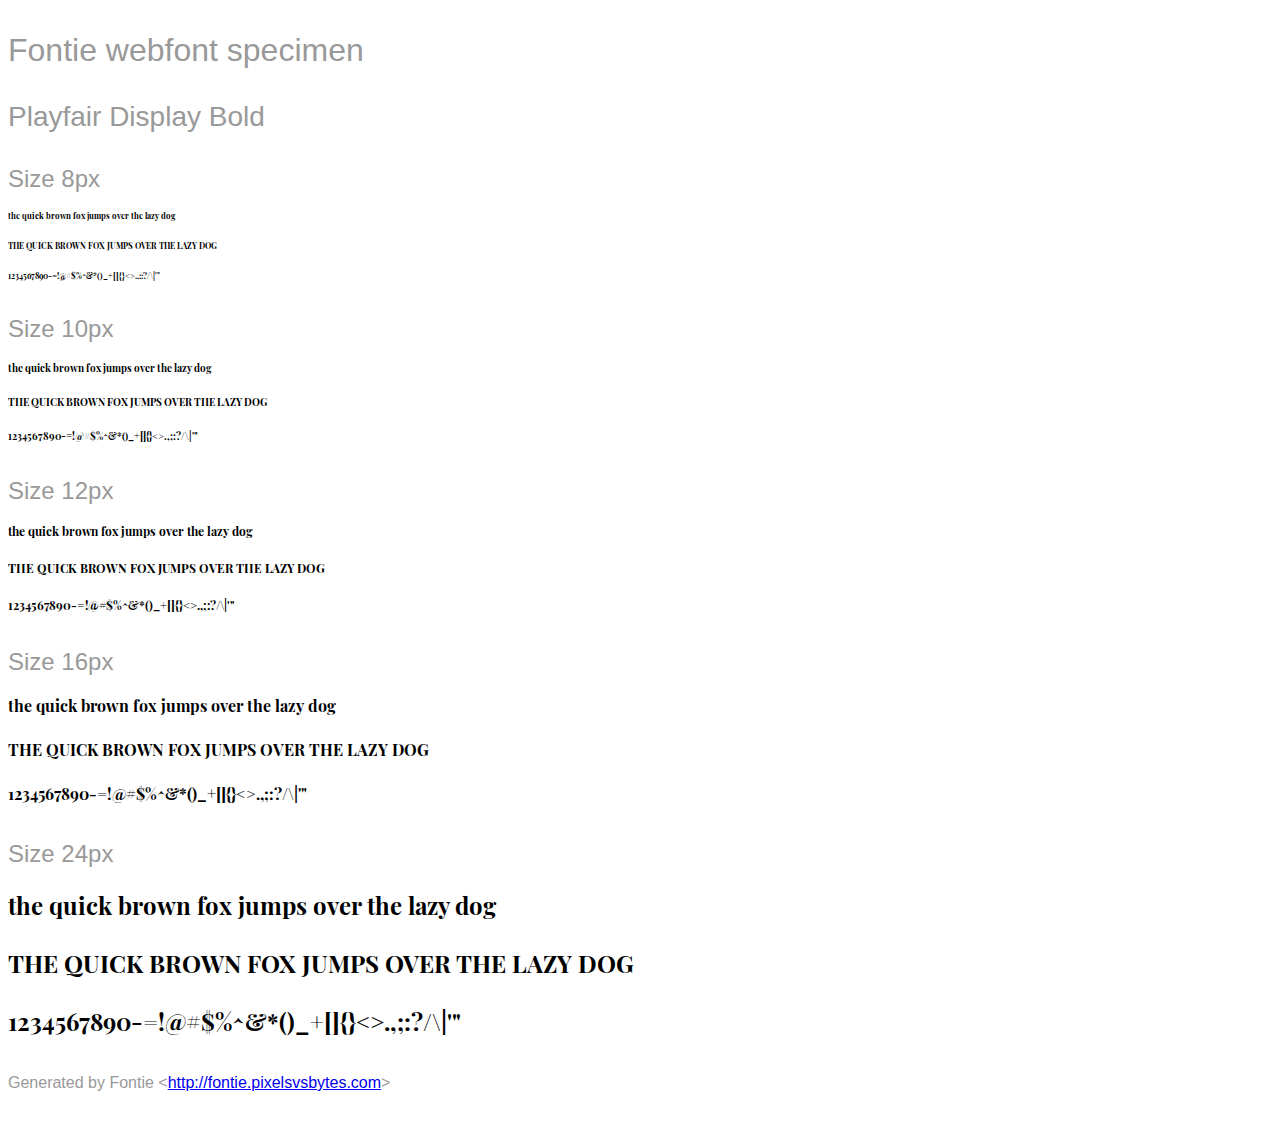
<file: src/fonts/Playfair Display Bold.html>
<html>
<head>
    <style>
        /* INFO We recommend to use @import or the link tag to include the
                font-face definition into your page.
           NOTE Some browsers block access to CSS rules in external files if the
                page is not loaded via HTTP. Therefore the Font Smoothie script
                will not work if you open this page as a local file. */
        @import url('Playfair Display.css');

        /* INFO Just some other styles to beautify the page ;) */
        body {
            font-family: sans-serif;
            color: #999;
            white-space: nowrap;
        }
        h1 {
            font-size: 2rem;
            font-weight: normal;
            margin: 2rem 0 1rem 0;
        }
        h2 {
            font-size: 1.75rem;
            font-weight: normal;
            margin: 2rem 0 1rem 0;
        }
        h3 {
            font-size: 1.5rem;
            font-weight: normal;
            margin: 2rem 0 1rem 0;
        }
        p {
            margin: 2rem 0;
        }
        div p {
            font-family: 'Playfair Display';
            font-weight: 700;
            font-style: normal;
            color: #000;
            margin: 1rem 0;
        }
    </style>
    <title>Playfair Display &mdash; Fontie webfont specimen</title>
</head>

<body>
    <h1>Fontie webfont specimen</h1>
    <h2>Playfair Display Bold</h2>
    <div style="font-size:8px">
        <h3>Size 8px</h3>
        <p>the quick brown fox jumps over the lazy dog</p>
        <p>THE QUICK BROWN FOX JUMPS OVER THE LAZY DOG</p>
        <p>1234567890-=!@#$%^&amp;*()_+[]{}&lt;&gt;.,;:?/\|'"</p>
    </div>
    <div style="font-size:10px">
        <h3>Size 10px</h3>
        <p>the quick brown fox jumps over the lazy dog</p>
        <p>THE QUICK BROWN FOX JUMPS OVER THE LAZY DOG</p>
        <p>1234567890-=!@#$%^&amp;*()_+[]{}&lt;&gt;.,;:?/\|'"</p>
    </div>
    <div style="font-size:12px">
        <h3>Size 12px</h3>
        <p>the quick brown fox jumps over the lazy dog</p>
        <p>THE QUICK BROWN FOX JUMPS OVER THE LAZY DOG</p>
        <p>1234567890-=!@#$%^&amp;*()_+[]{}&lt;&gt;.,;:?/\|'"</p>
    </div>
    <div style="font-size:16px">
        <h3>Size 16px</h3>
        <p>the quick brown fox jumps over the lazy dog</p>
        <p>THE QUICK BROWN FOX JUMPS OVER THE LAZY DOG</p>
        <p>1234567890-=!@#$%^&amp;*()_+[]{}&lt;&gt;.,;:?/\|'"</p>
    </div>
    <div style="font-size:24px">
        <h3>Size 24px</h3>
        <p>the quick brown fox jumps over the lazy dog</p>
        <p>THE QUICK BROWN FOX JUMPS OVER THE LAZY DOG</p>
        <p>1234567890-=!@#$%^&amp;*()_+[]{}&lt;&gt;.,;:?/\|'"</p>
    </div>
    <p>Generated by Fontie &lt;<a href="http://fontie.pixelsvsbytes.com">http://fontie.pixelsvsbytes.com</a>&gt;</p>
</body>

</html>
</file>
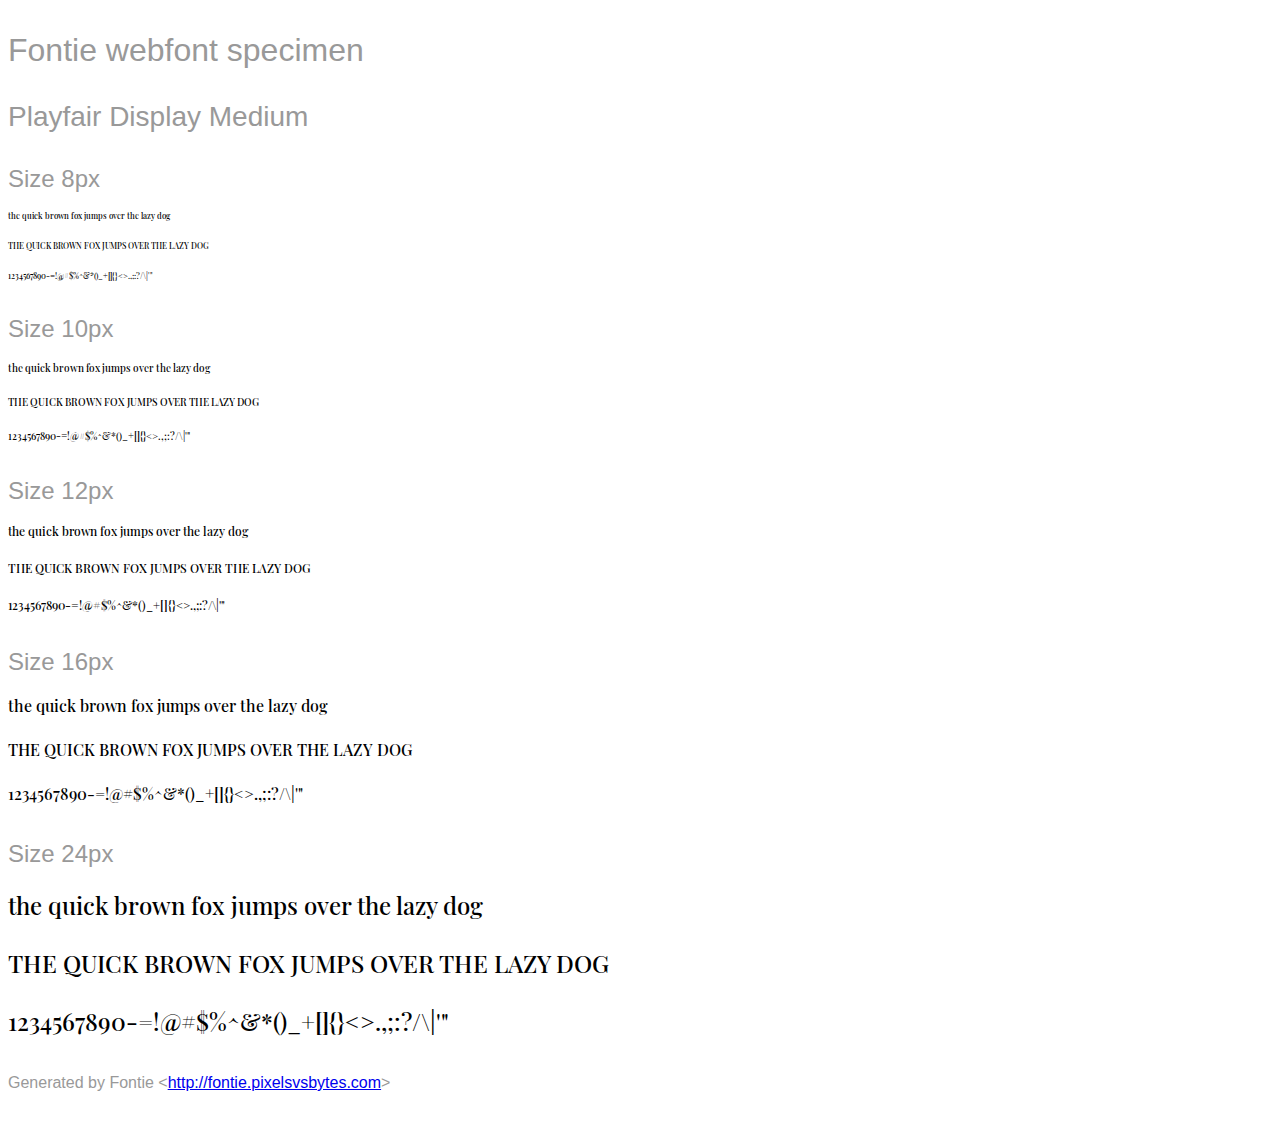
<file: src/fonts/Playfair Display Medium.html>
<html>
<head>
    <style>
        /* INFO We recommend to use @import or the link tag to include the
                font-face definition into your page.
           NOTE Some browsers block access to CSS rules in external files if the
                page is not loaded via HTTP. Therefore the Font Smoothie script
                will not work if you open this page as a local file. */
        @import url('Playfair Display Medium.css');

        /* INFO Just some other styles to beautify the page ;) */
        body {
            font-family: sans-serif;
            color: #999;
            white-space: nowrap;
        }
        h1 {
            font-size: 2rem;
            font-weight: normal;
            margin: 2rem 0 1rem 0;
        }
        h2 {
            font-size: 1.75rem;
            font-weight: normal;
            margin: 2rem 0 1rem 0;
        }
        h3 {
            font-size: 1.5rem;
            font-weight: normal;
            margin: 2rem 0 1rem 0;
        }
        p {
            margin: 2rem 0;
        }
        div p {
            font-family: 'Playfair Display Medium';
            font-weight: 500;
            font-style: normal;
            color: #000;
            margin: 1rem 0;
        }
    </style>
    <title>Playfair Display Medium &mdash; Fontie webfont specimen</title>
</head>

<body>
    <h1>Fontie webfont specimen</h1>
    <h2>Playfair Display Medium</h2>
    <div style="font-size:8px">
        <h3>Size 8px</h3>
        <p>the quick brown fox jumps over the lazy dog</p>
        <p>THE QUICK BROWN FOX JUMPS OVER THE LAZY DOG</p>
        <p>1234567890-=!@#$%^&amp;*()_+[]{}&lt;&gt;.,;:?/\|'"</p>
    </div>
    <div style="font-size:10px">
        <h3>Size 10px</h3>
        <p>the quick brown fox jumps over the lazy dog</p>
        <p>THE QUICK BROWN FOX JUMPS OVER THE LAZY DOG</p>
        <p>1234567890-=!@#$%^&amp;*()_+[]{}&lt;&gt;.,;:?/\|'"</p>
    </div>
    <div style="font-size:12px">
        <h3>Size 12px</h3>
        <p>the quick brown fox jumps over the lazy dog</p>
        <p>THE QUICK BROWN FOX JUMPS OVER THE LAZY DOG</p>
        <p>1234567890-=!@#$%^&amp;*()_+[]{}&lt;&gt;.,;:?/\|'"</p>
    </div>
    <div style="font-size:16px">
        <h3>Size 16px</h3>
        <p>the quick brown fox jumps over the lazy dog</p>
        <p>THE QUICK BROWN FOX JUMPS OVER THE LAZY DOG</p>
        <p>1234567890-=!@#$%^&amp;*()_+[]{}&lt;&gt;.,;:?/\|'"</p>
    </div>
    <div style="font-size:24px">
        <h3>Size 24px</h3>
        <p>the quick brown fox jumps over the lazy dog</p>
        <p>THE QUICK BROWN FOX JUMPS OVER THE LAZY DOG</p>
        <p>1234567890-=!@#$%^&amp;*()_+[]{}&lt;&gt;.,;:?/\|'"</p>
    </div>
    <p>Generated by Fontie &lt;<a href="http://fontie.pixelsvsbytes.com">http://fontie.pixelsvsbytes.com</a>&gt;</p>
</body>

</html>
</file>
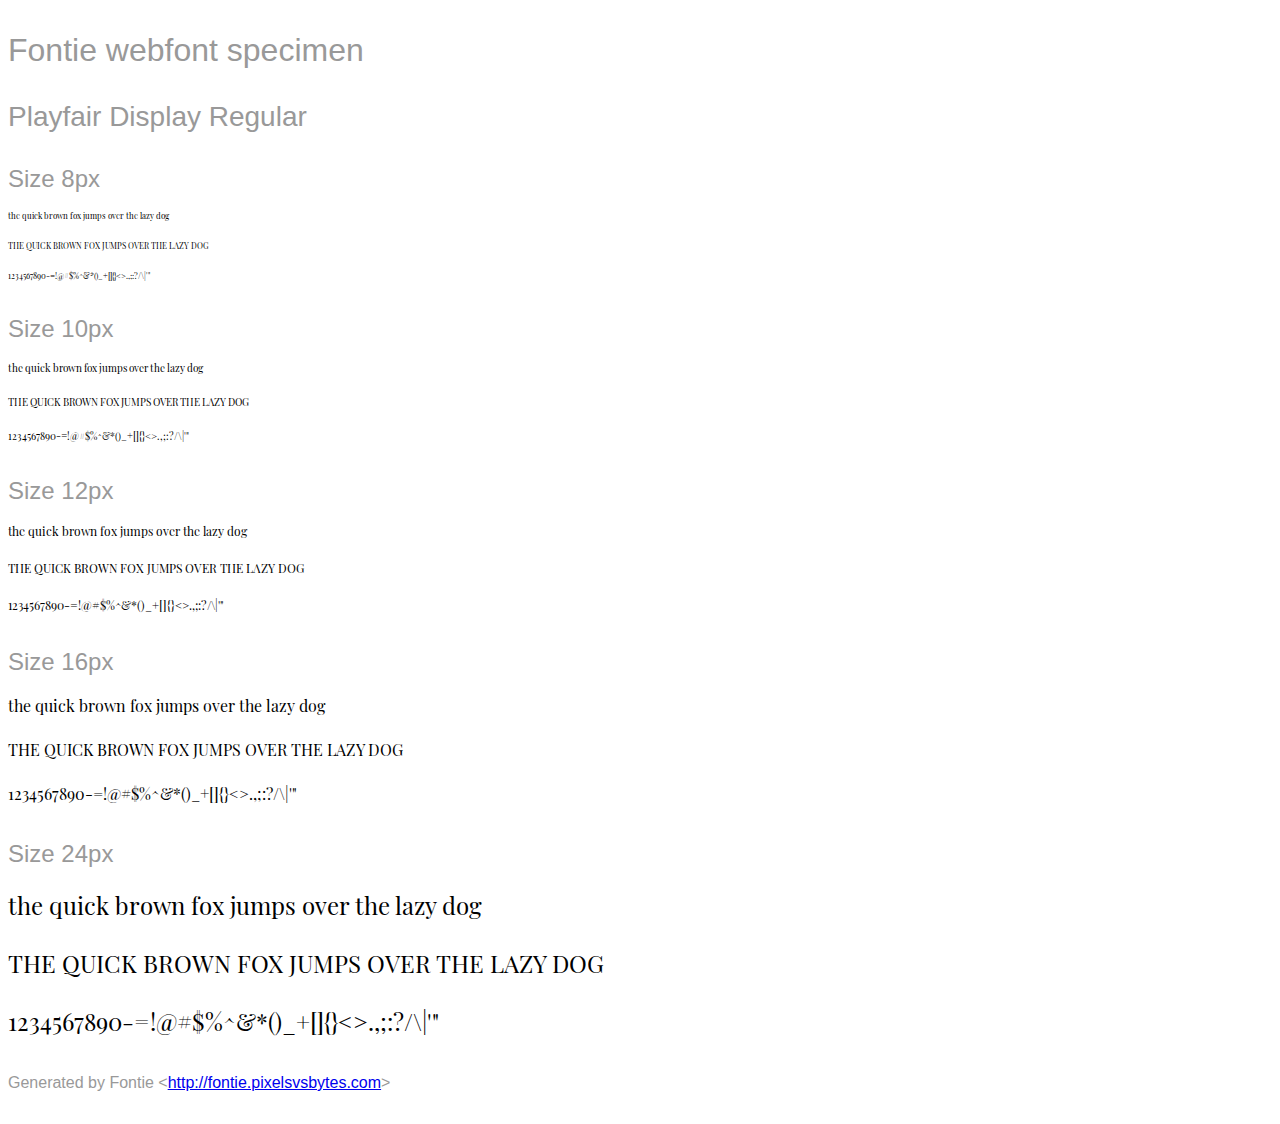
<file: src/fonts/Playfair Display Regular.html>
<html>
<head>
    <style>
        /* INFO We recommend to use @import or the link tag to include the
                font-face definition into your page.
           NOTE Some browsers block access to CSS rules in external files if the
                page is not loaded via HTTP. Therefore the Font Smoothie script
                will not work if you open this page as a local file. */
        @import url('Playfair Display.css');

        /* INFO Just some other styles to beautify the page ;) */
        body {
            font-family: sans-serif;
            color: #999;
            white-space: nowrap;
        }
        h1 {
            font-size: 2rem;
            font-weight: normal;
            margin: 2rem 0 1rem 0;
        }
        h2 {
            font-size: 1.75rem;
            font-weight: normal;
            margin: 2rem 0 1rem 0;
        }
        h3 {
            font-size: 1.5rem;
            font-weight: normal;
            margin: 2rem 0 1rem 0;
        }
        p {
            margin: 2rem 0;
        }
        div p {
            font-family: 'Playfair Display';
            font-weight: 400;
            font-style: normal;
            color: #000;
            margin: 1rem 0;
        }
    </style>
    <title>Playfair Display &mdash; Fontie webfont specimen</title>
</head>

<body>
    <h1>Fontie webfont specimen</h1>
    <h2>Playfair Display Regular</h2>
    <div style="font-size:8px">
        <h3>Size 8px</h3>
        <p>the quick brown fox jumps over the lazy dog</p>
        <p>THE QUICK BROWN FOX JUMPS OVER THE LAZY DOG</p>
        <p>1234567890-=!@#$%^&amp;*()_+[]{}&lt;&gt;.,;:?/\|'"</p>
    </div>
    <div style="font-size:10px">
        <h3>Size 10px</h3>
        <p>the quick brown fox jumps over the lazy dog</p>
        <p>THE QUICK BROWN FOX JUMPS OVER THE LAZY DOG</p>
        <p>1234567890-=!@#$%^&amp;*()_+[]{}&lt;&gt;.,;:?/\|'"</p>
    </div>
    <div style="font-size:12px">
        <h3>Size 12px</h3>
        <p>the quick brown fox jumps over the lazy dog</p>
        <p>THE QUICK BROWN FOX JUMPS OVER THE LAZY DOG</p>
        <p>1234567890-=!@#$%^&amp;*()_+[]{}&lt;&gt;.,;:?/\|'"</p>
    </div>
    <div style="font-size:16px">
        <h3>Size 16px</h3>
        <p>the quick brown fox jumps over the lazy dog</p>
        <p>THE QUICK BROWN FOX JUMPS OVER THE LAZY DOG</p>
        <p>1234567890-=!@#$%^&amp;*()_+[]{}&lt;&gt;.,;:?/\|'"</p>
    </div>
    <div style="font-size:24px">
        <h3>Size 24px</h3>
        <p>the quick brown fox jumps over the lazy dog</p>
        <p>THE QUICK BROWN FOX JUMPS OVER THE LAZY DOG</p>
        <p>1234567890-=!@#$%^&amp;*()_+[]{}&lt;&gt;.,;:?/\|'"</p>
    </div>
    <p>Generated by Fontie &lt;<a href="http://fontie.pixelsvsbytes.com">http://fontie.pixelsvsbytes.com</a>&gt;</p>
</body>

</html>
</file>
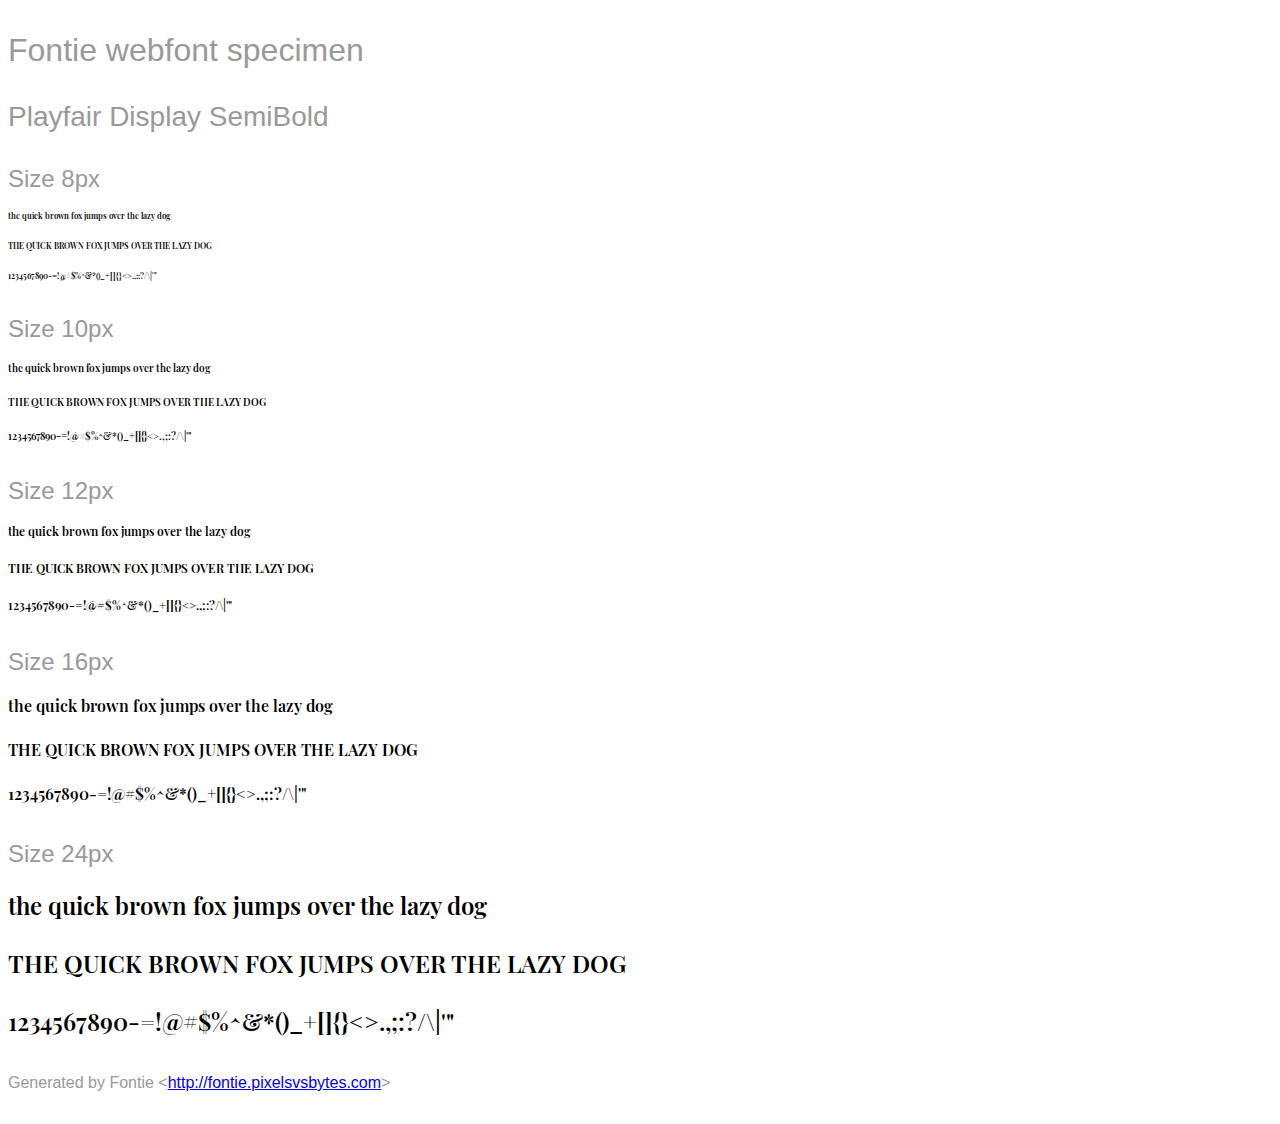
<file: src/fonts/Playfair Display SemiBold.html>
<html>
<head>
    <style>
        /* INFO We recommend to use @import or the link tag to include the
                font-face definition into your page.
           NOTE Some browsers block access to CSS rules in external files if the
                page is not loaded via HTTP. Therefore the Font Smoothie script
                will not work if you open this page as a local file. */
        @import url('Playfair Display SemiBold.css');

        /* INFO Just some other styles to beautify the page ;) */
        body {
            font-family: sans-serif;
            color: #999;
            white-space: nowrap;
        }
        h1 {
            font-size: 2rem;
            font-weight: normal;
            margin: 2rem 0 1rem 0;
        }
        h2 {
            font-size: 1.75rem;
            font-weight: normal;
            margin: 2rem 0 1rem 0;
        }
        h3 {
            font-size: 1.5rem;
            font-weight: normal;
            margin: 2rem 0 1rem 0;
        }
        p {
            margin: 2rem 0;
        }
        div p {
            font-family: 'Playfair Display SemiBold';
            font-weight: 600;
            font-style: normal;
            color: #000;
            margin: 1rem 0;
        }
    </style>
    <title>Playfair Display SemiBold &mdash; Fontie webfont specimen</title>
</head>

<body>
    <h1>Fontie webfont specimen</h1>
    <h2>Playfair Display SemiBold</h2>
    <div style="font-size:8px">
        <h3>Size 8px</h3>
        <p>the quick brown fox jumps over the lazy dog</p>
        <p>THE QUICK BROWN FOX JUMPS OVER THE LAZY DOG</p>
        <p>1234567890-=!@#$%^&amp;*()_+[]{}&lt;&gt;.,;:?/\|'"</p>
    </div>
    <div style="font-size:10px">
        <h3>Size 10px</h3>
        <p>the quick brown fox jumps over the lazy dog</p>
        <p>THE QUICK BROWN FOX JUMPS OVER THE LAZY DOG</p>
        <p>1234567890-=!@#$%^&amp;*()_+[]{}&lt;&gt;.,;:?/\|'"</p>
    </div>
    <div style="font-size:12px">
        <h3>Size 12px</h3>
        <p>the quick brown fox jumps over the lazy dog</p>
        <p>THE QUICK BROWN FOX JUMPS OVER THE LAZY DOG</p>
        <p>1234567890-=!@#$%^&amp;*()_+[]{}&lt;&gt;.,;:?/\|'"</p>
    </div>
    <div style="font-size:16px">
        <h3>Size 16px</h3>
        <p>the quick brown fox jumps over the lazy dog</p>
        <p>THE QUICK BROWN FOX JUMPS OVER THE LAZY DOG</p>
        <p>1234567890-=!@#$%^&amp;*()_+[]{}&lt;&gt;.,;:?/\|'"</p>
    </div>
    <div style="font-size:24px">
        <h3>Size 24px</h3>
        <p>the quick brown fox jumps over the lazy dog</p>
        <p>THE QUICK BROWN FOX JUMPS OVER THE LAZY DOG</p>
        <p>1234567890-=!@#$%^&amp;*()_+[]{}&lt;&gt;.,;:?/\|'"</p>
    </div>
    <p>Generated by Fontie &lt;<a href="http://fontie.pixelsvsbytes.com">http://fontie.pixelsvsbytes.com</a>&gt;</p>
</body>

</html>
</file>
<file: src/css/style.css>
html,
body,
div,
span,
applet,
object,
iframe,
h1,
h2,
h3,
h4,
h5,
h6,
p,
blockquote,
pre,
a,
abbr,
acronym,
address,
big,
cite,
code,
del,
dfn,
em,
img,
ins,
kbd,
q,
s,
samp,
small,
strike,
strong,
sub,
sup,
tt,
var,
b,
u,
i,
center,
dl,
dt,
dd,
ol,
ul,
li,
fieldset,
form,
label,
legend,
table,
caption,
tbody,
tfoot,
thead,
tr,
th,
td,
article,
aside,
canvas,
details,
embed,
figure,
figcaption,
footer,
header,
hgroup,
menu,
nav,
output,
ruby,
section,
summary,
time,
mark,
audio,
video {
  margin: 0;
  padding: 0;
  border: 0;
  font-size: 100%;
  font: inherit;
  vertical-align: baseline;
}

article,
aside,
details,
figcaption,
figure,
footer,
header,
hgroup,
menu,
nav,
section {
  display: block;
}

html {
  height: 100%;
}

body {
  line-height: 1;
}

ol,
ul {
  list-style: none;
}

blockquote,
q {
  quotes: none;
}

blockquote:before,
blockquote:after,
q:before,
q:after {
  content: "";
  content: none;
}

table {
  border-collapse: collapse;
  border-spacing: 0;
}

html {
  line-height: 1.15;
  -webkit-text-size-adjust: 100%;
}

body {
  margin: 0;
}

main {
  display: block;
}

hr {
  -webkit-box-sizing: content-box;
          box-sizing: content-box;
  height: 0;
  overflow: visible;
}

pre {
  font-family: monospace, monospace;
  font-size: 1em;
}

a {
  background-color: transparent;
}

abbr[title] {
  border-bottom: none;
  text-decoration: underline;
  -webkit-text-decoration: underline dotted;
          text-decoration: underline dotted;
}

b,
strong {
  font-weight: bolder;
}

code,
kbd,
samp {
  font-family: monospace, monospace;
  font-size: 1em;
}

small {
  font-size: 80%;
}

sub,
sup {
  font-size: 75%;
  line-height: 0;
  position: relative;
  vertical-align: baseline;
}

sub {
  bottom: -0.25em;
}

sup {
  top: -0.5em;
}

img {
  border-style: none;
}

button,
input,
optgroup,
select,
textarea {
  font-family: inherit;
  font-size: 100%;
  line-height: 1.15;
  margin: 0;
}

button,
input {
  overflow: visible;
}

button,
select {
  text-transform: none;
}

button,
[type=button],
[type=reset],
[type=submit] {
  -webkit-appearance: button;
}

button::-moz-focus-inner,
[type=button]::-moz-focus-inner,
[type=reset]::-moz-focus-inner,
[type=submit]::-moz-focus-inner {
  border-style: none;
  padding: 0;
}

button:-moz-focusring,
[type=button]:-moz-focusring,
[type=reset]:-moz-focusring,
[type=submit]:-moz-focusring {
  outline: 1px dotted ButtonText;
}

fieldset {
  padding: 0.35em 0.75em 0.625em;
}

legend {
  -webkit-box-sizing: border-box;
          box-sizing: border-box;
  color: inherit;
  display: table;
  max-width: 100%;
  padding: 0;
  white-space: normal;
}

progress {
  vertical-align: baseline;
}

textarea {
  overflow: auto;
}

[type=checkbox],
[type=radio] {
  -webkit-box-sizing: border-box;
          box-sizing: border-box;
  padding: 0;
}

[type=number]::-webkit-inner-spin-button,
[type=number]::-webkit-outer-spin-button {
  height: auto;
}

[type=search] {
  -webkit-appearance: textfield;
  outline-offset: -2px;
}

[type=search]::-webkit-search-decoration {
  -webkit-appearance: none;
}

::-webkit-file-upload-button {
  -webkit-appearance: button;
  font: inherit;
}

details {
  display: block;
}

summary {
  display: list-item;
}

template {
  display: none;
}

[hidden] {
  display: none;
}

body {
  font-family: "Playfair Display", sans-serif;
}

html {
  max-width: 100%;
  overflow-x: hidden;
}

* {
  -webkit-box-sizing: border-box;
          box-sizing: border-box;
}

a {
  text-decoration: none;
}

img {
  max-width: 100%;
  pointer-events: none;
}

path, circle {
  -webkit-transition: 0.5s;
  transition: 0.5s;
}

button, input {
  background: none;
  border: none;
  outline: none;
  cursor: pointer;
  padding: 0;
  font-family: "Playfair Display", sans-serif;
}

.wrapper {
  max-width: 1920px;
  width: 100%;
  margin: 0 auto;
}

.button {
  padding: 12px 40px;
  border: 1px solid #FB8F1D;
  border-radius: 8px;
  -webkit-transition: 0.5s;
  transition: 0.5s;
}

.button--inactive {
  color: #FB8F1D;
}
.button--inactive:hover {
  color: #FFFFFF;
  background: #FB8F1D;
}

.button--active {
  color: #FFFFFF;
  background: #FB8F1D;
}
.button--active:hover {
  background: #e17504;
}

.title {
  color: #202336;
  font-size: 36px;
  line-height: 1.6em;
  font-weight: 700;
}

.subtitle {
  color: #B8BECD;
  font-size: 17px;
  line-height: 1.6em;
  font-weight: 300px;
}

.icon {
  position: absolute;
  z-index: -1;
}

@font-face {
  font-family: "Playfair Display";
  src: url("../fonts/Playfair Display Regular.eot");
  src: url("../fonts/Playfair Display Regular.eot?#iefix") format("embedded-opentype"), url("../fonts/Playfair Display Regular.woff2") format("woff2"), url("../fonts/Playfair Display Regular.woff") format("woff"), url("../fonts/Playfair Display Regular.svg#Playfair Display Regular") format("svg");
  font-weight: 400;
  font-style: normal;
  font-stretch: normal;
}
@font-face {
  font-family: "Playfair Display";
  src: url("../fonts/Playfair Display Medium.eot");
  src: url("../fonts/Playfair Display Medium.eot?#iefix") format("embedded-opentype"), url("../fonts/Playfair Display Medium.woff2") format("woff2"), url("../fonts/Playfair Display Medium.woff") format("woff"), url("../fonts/Playfair Display Medium.svg#Playfair Display Medium") format("svg");
  font-weight: 500;
  font-style: normal;
  font-stretch: normal;
}
@font-face {
  font-family: "Playfair Display";
  src: url("../fonts/Playfair Display SemiBold.eot");
  src: url("../fonts/Playfair Display SemiBold.eot?#iefix") format("embedded-opentype"), url("../fonts/Playfair Display SemiBold.woff2") format("woff2"), url("../fonts/Playfair Display SemiBold.woff") format("woff"), url("../fonts/Playfair Display SemiBold.svg#Playfair Display SemiBold") format("svg");
  font-weight: 600;
  font-style: normal;
  font-stretch: normal;
}
@font-face {
  font-family: "Playfair Display";
  src: url("../fonts/Playfair Display Bold.eot");
  src: url("../fonts/Playfair Display Bold.eot?#iefix") format("embedded-opentype"), url("../fonts/Playfair Display Bold.woff2") format("woff2"), url("../fonts/Playfair Display Bold.woff") format("woff"), url("../fonts/Playfair Display Bold.svg#Playfair Display Bold") format("svg");
  font-weight: 700;
  font-style: normal;
  font-stretch: normal;
}
.header {
  position: fixed;
  width: 100%;
  display: -webkit-box;
  display: -ms-flexbox;
  display: flex;
  -webkit-box-pack: justify;
      -ms-flex-pack: justify;
          justify-content: space-between;
  -webkit-box-align: center;
      -ms-flex-align: center;
          align-items: center;
  padding: 0 15px;
  height: 120px;
  z-index: 99;
  -webkit-transition: 0.5s;
  transition: 0.5s;
}

.header--sticky {
  height: 60px;
  background: #202336;
}
.header--sticky .header__menu {
  top: 15px;
}

.header--active {
  height: 100vh;
  -webkit-box-orient: vertical;
  -webkit-box-direction: normal;
      -ms-flex-direction: column;
          flex-direction: column;
  -webkit-box-pack: center;
      -ms-flex-pack: center;
          justify-content: center;
  -webkit-box-align: center;
      -ms-flex-align: center;
          align-items: center;
  background: #202336;
}
.header--active .header__nav-list {
  -webkit-box-orient: vertical;
  -webkit-box-direction: normal;
      -ms-flex-direction: column;
          flex-direction: column;
}
.header--active .header__nav {
  display: block;
}
.header--active .header__nav-item {
  margin-right: 0;
  margin-top: 20px;
}

.header__nav-list {
  display: -webkit-box;
  display: -ms-flexbox;
  display: flex;
  -webkit-box-align: center;
      -ms-flex-align: center;
          align-items: center;
}

.header__nav-item {
  margin-right: 35px;
}
.header__nav-item:last-child {
  margin-right: 0;
}

.header__nav-link {
  font-size: 16px;
  font-weight: 500;
  color: #B8BECD;
  -webkit-transition: 0.5s;
  transition: 0.5s;
  position: relative;
}
.header__nav-link::before {
  position: absolute;
  content: "";
  width: 0%;
  height: 2px;
  border-radius: 8px;
  background: #FB8F1D;
  bottom: -5px;
  pointer-events: none;
  right: 0;
  -webkit-transition: 0.5s;
  transition: 0.5s;
}
.header__nav-link:hover {
  color: #202336;
}
.header__nav-link:hover::before {
  width: 100%;
  left: 0;
}

.header__menu {
  width: 30px;
  height: 30px;
  position: fixed;
  right: 15px;
  top: 40px;
}
.header__menu span {
  display: block;
  background: #FB8F1D;
  width: 100%;
  height: 4px;
  border-radius: 8px;
  position: relative;
  -webkit-transition: 0.5s;
  transition: 0.5s;
}
.header__menu span::before, .header__menu span::after {
  position: absolute;
  content: "";
  width: 100%;
  height: 4px;
  left: 0;
  background: #FB8F1D;
  border-radius: 8px;
  -webkit-transition: 0.5s;
  transition: 0.5s;
}
.header__menu span::before {
  top: -10px;
}
.header__menu span::after {
  bottom: -10px;
}

.header__menu--active span {
  background: transparent;
}
.header__menu--active span::before {
  top: 0;
  -webkit-transform: rotate(45deg);
          transform: rotate(45deg);
}
.header__menu--active span::after {
  bottom: 0;
  -webkit-transform: rotate(-45deg);
          transform: rotate(-45deg);
}

@media (max-width: 768px) {
  .header__nav {
    display: none;
  }
}
.offer {
  min-height: 100vh;
  padding: 120px 15px 0 15px;
  display: -webkit-box;
  display: -ms-flexbox;
  display: flex;
  -webkit-box-pack: justify;
      -ms-flex-pack: justify;
          justify-content: space-between;
  -webkit-box-align: center;
      -ms-flex-align: center;
          align-items: center;
  position: relative;
}
.offer .icon {
  position: absolute;
}
.offer .icon:nth-child(2) {
  top: 50%;
}
.offer .icon:nth-child(3) {
  bottom: 10%;
  left: 30%;
}
.offer .icon:nth-child(4) {
  top: 35%;
  left: 35%;
  -webkit-transform: rotate(25deg);
          transform: rotate(25deg);
}

.offer__content-title {
  max-width: 360px;
  font-size: 64px;
  font-weight: 700;
  line-height: 1.6em;
}

.offer__content-subtitle {
  font-size: 22px;
  font-weight: 600;
  position: relative;
  margin: 50px 0;
  padding-bottom: 20px;
}
.offer__content-subtitle::before {
  position: absolute;
  content: "";
  width: 32px;
  height: 2px;
  background: #202336;
  bottom: 0;
}

.offer__content-wrapper {
  display: -webkit-box;
  display: -ms-flexbox;
  display: flex;
  -ms-flex-wrap: wrap;
      flex-wrap: wrap;
  max-width: 600px;
}

.offer__content-select {
  width: 220px;
  min-height: 50px;
  margin-bottom: 35px;
  position: relative;
  background: #FFFFFF;
}
.offer__content-select:nth-child(1) {
  margin-right: 30px;
}
.offer__content-select:nth-child(3) {
  margin-right: 30px;
}

.offer__content-btn {
  width: 100%;
  text-align: left;
  padding: 14px 30px;
  border: 1px solid #B8BECD;
  border-radius: 6px;
  position: relative;
  display: -webkit-box;
  display: -ms-flexbox;
  display: flex;
  -webkit-box-align: center;
      -ms-flex-align: center;
          align-items: center;
  -webkit-transition: 0.5s;
  transition: 0.5s;
}
.offer__content-btn::before {
  position: absolute;
  content: "";
  background-image: url(../img/offer/arrow-down.svg);
  background-position: center;
  background-repeat: no-repeat;
  background-size: cover;
  width: 10px;
  height: 6px;
  right: 30px;
}
.offer__content-btn:focus {
  border-color: #FB8F1D;
}
.offer__content-btn:hover {
  border: 1px solid #FB8F1D;
}

.offer__content-list {
  position: absolute;
  left: 0;
  width: 100%;
  -webkit-transform: translateY(5px);
          transform: translateY(5px);
  background: #FFFFFF;
  z-index: 2;
  border-radius: 8px;
  opacity: 0;
  pointer-events: none;
  -webkit-transition: 0.5s;
  transition: 0.5s;
}

.offer__content-list--active {
  opacity: 1;
  pointer-events: all;
}

.offer__content-item {
  padding: 14px 30px;
  position: relative;
  border: 1px solid #FB8F1D;
  border-bottom: 0;
  -webkit-transition: 0.5s;
  transition: 0.5s;
  cursor: pointer;
  z-index: 3;
  color: #202336;
  font-size: 15px;
}
.offer__content-item:first-child {
  border-top-left-radius: 8px;
  border-top-right-radius: 8px;
}
.offer__content-item:last-child {
  border-bottom: 1px solid #FB8F1D;
  border-bottom-left-radius: 8px;
  border-bottom-right-radius: 8px;
}
.offer__content-item:hover {
  background: #FB8F1D;
  color: #FFFFFF;
}

.offer__content-item--active {
  background: #FB8F1D;
  color: #FFFFFF;
}

.offer__content-field {
  position: absolute;
  opacity: 0;
  pointer-events: none;
  bottom: 0;
}

.offer__content-button {
  z-index: 1;
}

@media (max-width: 1050px) {
  .offer .icon:nth-child(2) {
    top: 40%;
  }

  .offer__content-title {
    font-size: 48px;
  }

  .offer__content-wrapper {
    -webkit-box-orient: vertical;
    -webkit-box-direction: normal;
        -ms-flex-direction: column;
            flex-direction: column;
  }

  .offer__img {
    max-width: 550px;
  }
}
@media (max-width: 768px) {
  .offer {
    -webkit-box-orient: vertical;
    -webkit-box-direction: normal;
        -ms-flex-direction: column;
            flex-direction: column;
    -webkit-box-pack: center;
        -ms-flex-pack: center;
            justify-content: center;
    -webkit-box-align: center;
        -ms-flex-align: center;
            align-items: center;
  }

  .offer__content {
    text-align: center;
    margin-bottom: 30px;
  }

  .offer__content-title {
    max-width: 100%;
  }

  .offer__content-wrapper {
    -webkit-box-orient: horizontal;
    -webkit-box-direction: normal;
        -ms-flex-direction: row;
            flex-direction: row;
    -webkit-box-pack: center;
        -ms-flex-pack: center;
            justify-content: center;
  }

  .offer__content-subtitle {
    margin: 20px 0;
  }
}
@media (max-width: 600px) {
  .offer .icon:nth-child(4) {
    top: 28%;
    left: 10%;
  }
  .offer .icon:nth-child(2) {
    top: 40%;
    right: 10%;
  }
  .offer .icon:nth-child(3) {
    bottom: 42%;
    left: 30%;
  }

  .offer__content-subtitle {
    display: -webkit-box;
    display: -ms-flexbox;
    display: flex;
    -webkit-box-pack: center;
        -ms-flex-pack: center;
            justify-content: center;
    -webkit-box-align: center;
        -ms-flex-align: center;
            align-items: center;
  }

  .offer__content-wrapper {
    -webkit-box-orient: vertical;
    -webkit-box-direction: normal;
        -ms-flex-direction: column;
            flex-direction: column;
    -webkit-box-align: center;
        -ms-flex-align: center;
            align-items: center;
  }

  .offer__content-select:nth-child(1) {
    margin-right: 0;
  }
  .offer__content-select:nth-child(3) {
    margin-right: 0;
  }
}
@media (max-width: 425px) {
  .offer .icon:nth-child(3) {
    bottom: 33%;
    left: 20%;
  }

  .offer__content-form {
    max-width: 200px;
    margin: 0 auto;
  }

  .offer__content-select {
    max-width: 200px;
  }
}
.explore {
  display: -webkit-box;
  display: -ms-flexbox;
  display: flex;
  -webkit-box-pack: justify;
      -ms-flex-pack: justify;
          justify-content: space-between;
  -webkit-box-align: center;
      -ms-flex-align: center;
          align-items: center;
  padding: 150px 15px 0;
  position: relative;
}
.explore .icon:nth-child(2) {
  left: 90%;
  top: 80%;
}
.explore .icon:nth-child(3) {
  left: 50%;
  top: 30%;
}

.explore__content-title {
  max-width: 480px;
}

.explore__content-subtitle {
  max-width: 450px;
  margin: 20px 0 30px;
}

.explore__img {
  margin-right: 30px;
}

@media (max-width: 768px) {
  .explore {
    -webkit-box-orient: vertical;
    -webkit-box-direction: normal;
        -ms-flex-direction: column;
            flex-direction: column;
  }

  .explore__img {
    margin-bottom: 30px;
    margin-right: 0;
  }

  .explore__content {
    -webkit-box-pack: center;
        -ms-flex-pack: center;
            justify-content: center;
    -webkit-box-align: center;
        -ms-flex-align: center;
            align-items: center;
    text-align: center;
  }
}
.featured {
  padding: 150px 15px 0;
  position: relative;
}
.featured .icon:nth-child(2) {
  top: 20%;
  left: 80%;
}
.featured .icon:nth-child(3) {
  bottom: -5%;
  left: 50%;
}
.featured .icon:nth-child(4) {
  left: 40%;
}

.featured__wrapper {
  display: -webkit-box;
  display: -ms-flexbox;
  display: flex;
  -webkit-box-pack: justify;
      -ms-flex-pack: justify;
          justify-content: space-between;
  -webkit-box-align: center;
      -ms-flex-align: center;
          align-items: center;
}

.featured__link {
  display: -webkit-box;
  display: -ms-flexbox;
  display: flex;
}
.featured__link:hover .featured__link-text {
  color: #202336;
}
.featured__link:hover .featured__link-icon {
  -webkit-transform: translateX(-100%);
          transform: translateX(-100%);
}

.featured__link-text {
  color: #FB8F1D;
  padding-right: 10px;
  font-size: 17px;
  font-weight: 600;
  -webkit-transition: 0.5s;
  transition: 0.5s;
}

.featured__link-icon {
  -webkit-transition: 0.5s;
  transition: 0.5s;
}
.featured__link-icon path {
  color: #FB8F1D;
}

.featured__items {
  display: -webkit-box;
  display: -ms-flexbox;
  display: flex;
  -ms-flex-wrap: wrap;
      flex-wrap: wrap;
  -webkit-box-pack: justify;
      -ms-flex-pack: justify;
          justify-content: space-between;
  margin-top: 55px;
}

.featured__item {
  position: relative;
  overflow: hidden;
  border-radius: 8px;
  margin: 0 15px 20px 0;
}
.featured__item:last-child {
  margin-right: 0;
}

.featured__item-content {
  position: absolute;
  bottom: 0;
  left: 0;
  background: #FFFFFF;
  padding: 10px 20px 5px 0;
  border-top-right-radius: 8px;
}

.featured__item-place {
  color: #202336;
  font-size: 17px;
  font-weight: 600;
  margin-bottom: 10px;
}

.featured__item-country {
  color: #B8BECD;
  font-size: 15px;
  font-weight: 500;
}

@media (max-width: 850px) {
  .featured__item {
    margin-right: 0;
  }
}
@media (max-width: 560px) {
  .featured__wrapper {
    -webkit-box-orient: vertical;
    -webkit-box-direction: normal;
        -ms-flex-direction: column;
            flex-direction: column;
  }

  .featured__title {
    margin-bottom: 20px;
    text-align: center;
  }

  .featured__items {
    -webkit-box-orient: vertical;
    -webkit-box-direction: normal;
        -ms-flex-direction: column;
            flex-direction: column;
    -webkit-box-pack: center;
        -ms-flex-pack: center;
            justify-content: center;
    -webkit-box-align: center;
        -ms-flex-align: center;
            align-items: center;
  }
}
.guide {
  display: -webkit-box;
  display: -ms-flexbox;
  display: flex;
  -webkit-box-pack: justify;
      -ms-flex-pack: justify;
          justify-content: space-between;
  -webkit-box-align: center;
      -ms-flex-align: center;
          align-items: center;
  padding: 150px 15px 0;
  position: relative;
}
.guide .icon:nth-child(2) {
  top: 30%;
  left: 10%;
}
.guide .icon:nth-child(3) {
  left: 40%;
  top: 80%;
}
.guide .icon:nth-child(4) {
  right: 5%;
  top: 15%;
}

.guide__title {
  max-width: 350px;
}

.guide__subtitle {
  max-width: 450px;
  margin: 20px 0 30px;
}

.guide__img {
  margin-left: 30px;
}

@media (max-width: 768px) {
  .guide {
    -webkit-box-orient: vertical;
    -webkit-box-direction: normal;
        -ms-flex-direction: column;
            flex-direction: column;
  }

  .guide__content {
    -webkit-box-pack: center;
        -ms-flex-pack: center;
            justify-content: center;
    -webkit-box-align: center;
        -ms-flex-align: center;
            align-items: center;
    text-align: center;
    margin-bottom: 30px;
  }

  .guide__title {
    max-width: 100%;
  }

  .guide__img {
    margin-left: 0;
  }
}
.testimonials {
  padding: 150px 15px 0;
  max-width: 1200px;
  margin: 0 auto;
  position: relative;
}
.testimonials .icon:nth-child(2) {
  right: 0;
}
.testimonials .icon:nth-child(3) {
  bottom: 0;
  right: 50%;
}
.testimonials .icon:nth-child(4) {
  top: 60%;
  left: -5%;
}

.testimonials__slider {
  position: relative;
  margin-top: 50px;
  max-width: 1200px;
  overflow: hidden;
}

.testimonials__slider-line {
  position: relative;
  left: 0;
  -webkit-transition: 0.5s;
  transition: 0.5s;
  -webkit-box-flex: 100%;
      -ms-flex: 100%;
          flex: 100%;
  display: -webkit-box;
  display: -ms-flexbox;
  display: flex;
}

.testimonials__slider-item {
  display: -webkit-box;
  display: -ms-flexbox;
  display: flex;
  -webkit-box-pack: justify;
      -ms-flex-pack: justify;
          justify-content: space-between;
  -webkit-box-align: center;
      -ms-flex-align: center;
          align-items: center;
  -webkit-box-flex: 0;
      -ms-flex: 0 0 100%;
          flex: 0 0 100%;
}

.testimonials__slider-content {
  margin-right: 20px;
}

.testimonials__slider-star {
  display: -webkit-box;
  display: -ms-flexbox;
  display: flex;
}

.testimonials__slider-text {
  max-width: 450px;
  color: #202336;
  font-size: 24px;
  font-weight: 400;
  line-height: 1.6em;
  margin: 30px 0 40px;
}

.testimonials__slider-name {
  color: #202336;
  font-size: 22px;
  font-weight: 700;
  margin-bottom: 10px;
}

.testimonials__slider-profession {
  color: #B8BECD;
  font-size: 18px;
}

.testimonials__slider-buttons {
  position: absolute;
  right: 0;
  bottom: 0;
  background: #FFFFFF;
  padding: 20px 0 0 30px;
  border-top-left-radius: 16px;
}

.testimonials__slider-button:first-child {
  margin-right: 20px;
}
.testimonials__slider-button:hover path {
  stroke: #FB8F1D;
}
.testimonials__slider-button:hover circle {
  stroke: #FB8F1D;
}

@media (max-width: 768px) {
  .testimonials__slider-text {
    font-size: 18px;
    max-width: 300px;
  }
}
@media (max-width: 600px) {
  .testimonials {
    text-align: center;
  }

  .testimonials__slider {
    max-width: 384px;
    margin: 0 auto;
  }

  .testimonials__slider-item {
    -webkit-box-orient: vertical;
    -webkit-box-direction: normal;
        -ms-flex-direction: column;
            flex-direction: column;
  }

  .testimonials__slider-content {
    margin-bottom: 30px;
  }

  .testimonials__slider-star {
    -webkit-box-align: center;
        -ms-flex-align: center;
            align-items: center;
    -webkit-box-pack: center;
        -ms-flex-pack: center;
            justify-content: center;
  }
}
.stories {
  padding: 150px 15px 0;
  position: relative;
}
.stories .icon:nth-child(2) {
  top: 10%;
  left: 30%;
}
.stories .icon:nth-child(3) {
  bottom: 0;
  left: 25%;
}
.stories .icon:nth-child(4) {
  bottom: -5%;
  left: 70%;
}

.stories__wrapper {
  display: -webkit-box;
  display: -ms-flexbox;
  display: flex;
  -webkit-box-align: center;
      -ms-flex-align: center;
          align-items: center;
  -webkit-box-pack: justify;
      -ms-flex-pack: justify;
          justify-content: space-between;
}

.stories__link {
  display: -webkit-box;
  display: -ms-flexbox;
  display: flex;
  -webkit-box-align: center;
      -ms-flex-align: center;
          align-items: center;
}
.stories__link:hover .stories__link-text {
  color: #202336;
}
.stories__link:hover .stories__link-icon {
  -webkit-transform: translateX(-100%);
          transform: translateX(-100%);
}

.stories__link-text {
  color: #FB8F1D;
  font-size: 17px;
  font-weight: 600;
  margin-right: 10px;
  -webkit-transition: 0.5s;
  transition: 0.5s;
}

.stories__link-icon {
  -webkit-transition: 0.5s;
  transition: 0.5s;
}
.stories__link-icon path {
  stroke: #FB8F1D;
}

.stories__items {
  display: -webkit-box;
  display: -ms-flexbox;
  display: flex;
  -webkit-box-align: start;
      -ms-flex-align: start;
          align-items: flex-start;
  -webkit-box-pack: justify;
      -ms-flex-pack: justify;
          justify-content: space-between;
  margin-top: 55px;
}

.stories__item {
  max-width: 260px;
  overflow: hidden;
  width: 100%;
  border-top-left-radius: 8px;
  border-top-right-radius: 8px;
  margin-right: 15px;
  margin-bottom: 30px;
}
.stories__item:last-child {
  margin-right: 0;
  margin-bottom: 0;
}
.stories__item:hover .stories__item-img {
  -webkit-transform: scale(1.1);
          transform: scale(1.1);
}

.stories__item-img {
  display: block;
  -webkit-transition: 0.5s;
  transition: 0.5s;
}

.stories__item-title {
  color: #202336;
  font-size: 19px;
  line-height: 1.6em;
  font-weight: 700;
  margin-top: 10px;
}

.stories__item-subtitle {
  color: #B8BECD;
  font-size: 15px;
  line-height: 1.6em;
  margin: 12px 0 22px;
}

.stories__item-link {
  color: #FB8F1D;
  font-size: 15px;
  font-weight: 600;
  -webkit-transition: 0.5s;
  transition: 0.5s;
}
.stories__item-link:hover {
  color: #202336;
}

@media (max-width: 1024px) {
  .stories__items {
    -ms-flex-wrap: wrap;
        flex-wrap: wrap;
  }
}
@media (max-width: 768px) {
  .stories__item {
    margin-right: 0;
  }
}
@media (max-width: 580px) {
  .stories__wrapper {
    -webkit-box-orient: vertical;
    -webkit-box-direction: normal;
        -ms-flex-direction: column;
            flex-direction: column;
  }

  .stories__title {
    margin-bottom: 20px;
  }

  .stories__items {
    -webkit-box-orient: vertical;
    -webkit-box-direction: normal;
        -ms-flex-direction: column;
            flex-direction: column;
    -webkit-box-pack: center;
        -ms-flex-pack: center;
            justify-content: center;
    -webkit-box-align: center;
        -ms-flex-align: center;
            align-items: center;
  }

  .stories__item {
    text-align: center;
  }
}
.footer {
  background: rgba(184, 190, 205, 0.1);
  padding: 70px 15px 15px;
  margin-top: 150px;
}

.footer__wrapper {
  display: -webkit-box;
  display: -ms-flexbox;
  display: flex;
  padding-bottom: 70px;
  border-bottom: 1px solid #B8BECD;
  margin-bottom: 100px;
}

.footer__content {
  margin-right: 50px;
}

.footer__content-text {
  color: #B8BECD;
  font-size: 14px;
  line-height: 1.6em;
  margin-top: 30px;
  max-width: 250px;
}

.footer__nav {
  width: 100%;
  display: -webkit-box;
  display: -ms-flexbox;
  display: flex;
  -ms-flex-pack: distribute;
      justify-content: space-around;
  -webkit-box-align: start;
      -ms-flex-align: start;
          align-items: flex-start;
}

.footer__nav-title {
  color: #202336;
  font-size: 19px;
  font-weight: 700;
  margin-bottom: 30px;
}

.footer__nav-item {
  margin-bottom: 20px;
}
.footer__nav-item:last-child {
  margin-bottom: 0;
}

.footer__nav-link {
  color: #B8BECD;
  font-size: 18px;
  font-weight: 400;
  -webkit-transition: 0.5s;
  transition: 0.5s;
}
.footer__nav-link:hover {
  color: #FB8F1D;
}

.footer__social {
  display: -webkit-box;
  display: -ms-flexbox;
  display: flex;
  -webkit-box-pack: center;
      -ms-flex-pack: center;
          justify-content: center;
  -webkit-box-align: center;
      -ms-flex-align: center;
          align-items: center;
}

.footer__social-link {
  margin-right: 35px;
}
.footer__social-link:last-child {
  margin-right: 0;
}
.footer__social-link:hover path {
  fill: #FB8F1D;
}

@media (max-width: 768px) {
  .footer__wrapper {
    -webkit-box-orient: vertical;
    -webkit-box-direction: normal;
        -ms-flex-direction: column;
            flex-direction: column;
    -webkit-box-pack: center;
        -ms-flex-pack: center;
            justify-content: center;
    -webkit-box-align: center;
        -ms-flex-align: center;
            align-items: center;
  }

  .footer__content {
    text-align: center;
    margin-bottom: 30px;
    margin-right: 0;
  }
}
@media (max-width: 500px) {
  .footer__nav {
    -webkit-box-orient: vertical;
    -webkit-box-direction: normal;
        -ms-flex-direction: column;
            flex-direction: column;
    -webkit-box-pack: center;
        -ms-flex-pack: center;
            justify-content: center;
    -webkit-box-align: center;
        -ms-flex-align: center;
            align-items: center;
    text-align: center;
  }

  .footer__nav-list {
    margin-bottom: 30px;
  }
  .footer__nav-list:last-child {
    margin-bottom: 0;
  }
}
</file>
